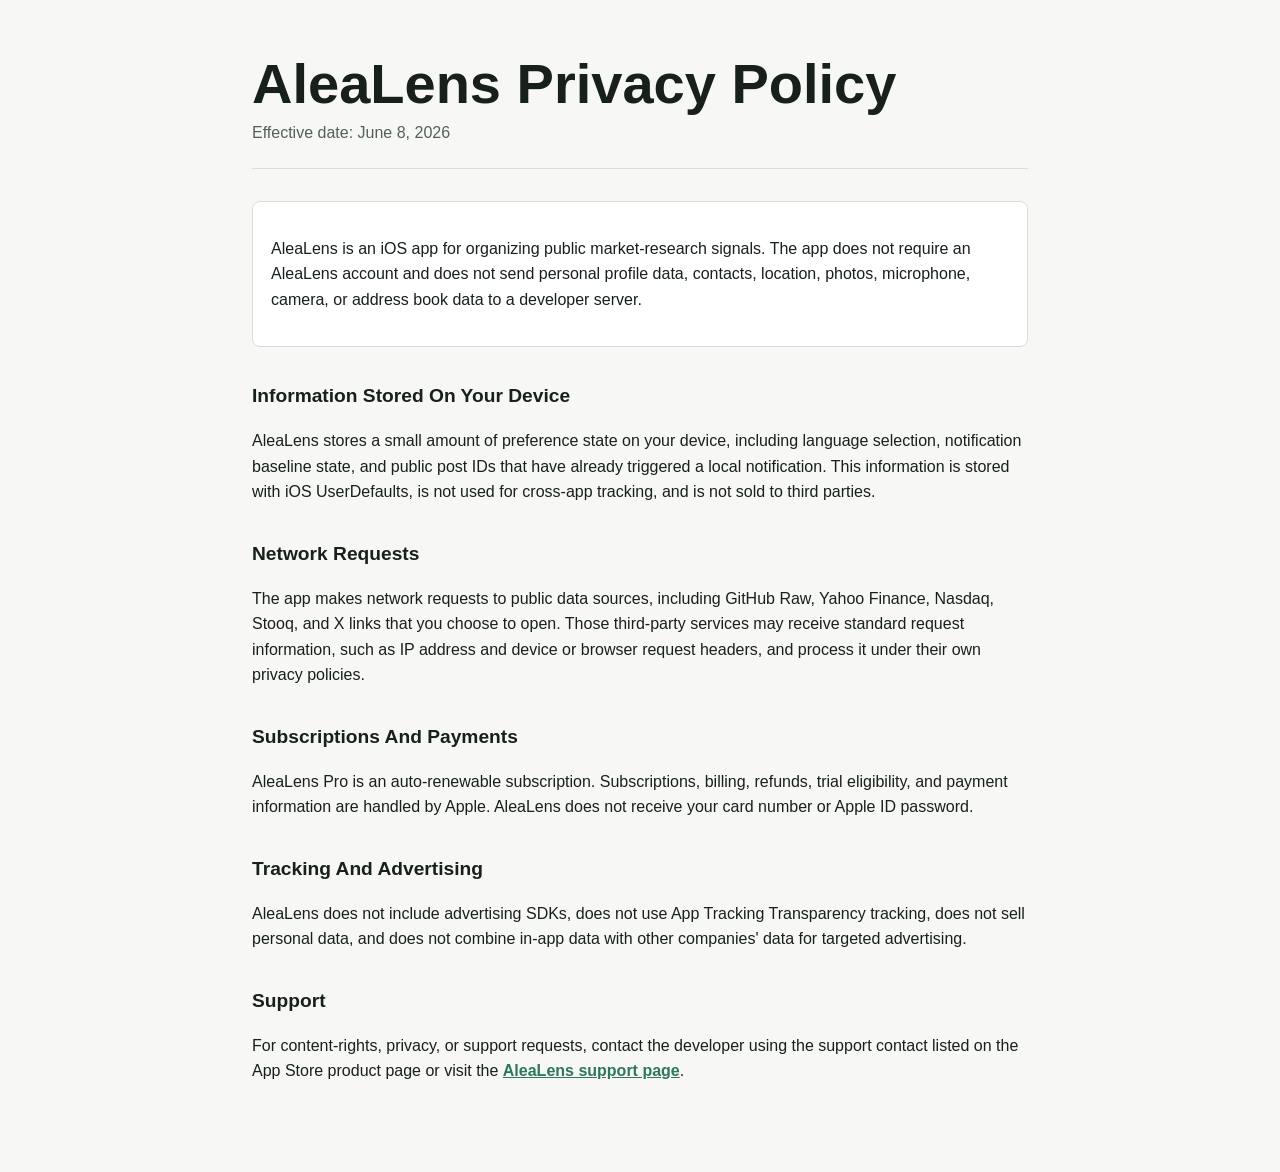
<file: alealens/privacy/index.html>
<!doctype html>
<html lang="en">
<head>
  <meta charset="utf-8">
  <meta name="viewport" content="width=device-width, initial-scale=1">
  <title>AleaLens Privacy Policy</title>
  <link rel="icon" type="image/svg+xml" href="/favicon.svg" />
  <style>
    :root {
      color-scheme: light dark;
      --bg: #f7f8f5;
      --text: #17201b;
      --muted: #53605a;
      --line: #d9ded8;
      --accent: #2f765f;
      --panel: #ffffff;
    }

    @media (prefers-color-scheme: dark) {
      :root {
        --bg: #101411;
        --text: #eef4ef;
        --muted: #a9b5ad;
        --line: #2b342f;
        --accent: #76c4a6;
        --panel: #171d19;
      }
    }

    * {
      box-sizing: border-box;
    }

    body {
      margin: 0;
      background: var(--bg);
      color: var(--text);
      font-family: -apple-system, BlinkMacSystemFont, "Segoe UI", sans-serif;
      line-height: 1.6;
    }

    main {
      max-width: 820px;
      margin: 0 auto;
      padding: 56px 22px 72px;
    }

    header {
      border-bottom: 1px solid var(--line);
      margin-bottom: 32px;
      padding-bottom: 22px;
    }

    h1 {
      margin: 0 0 8px;
      font-size: clamp(2rem, 6vw, 3.5rem);
      line-height: 1;
      letter-spacing: 0;
    }

    h2 {
      margin: 34px 0 10px;
      font-size: 1.2rem;
    }

    p, li {
      font-size: 1rem;
    }

    .muted {
      color: var(--muted);
      margin: 0;
    }

    .panel {
      background: var(--panel);
      border: 1px solid var(--line);
      border-radius: 8px;
      padding: 18px;
    }

    a {
      color: var(--accent);
      font-weight: 600;
    }
  </style>
</head>
<body>
  <main>
    <header>
      <h1>AleaLens Privacy Policy</h1>
      <p class="muted">Effective date: June 8, 2026</p>
    </header>

    <section class="panel">
      <p>AleaLens is an iOS app for organizing public market-research signals. The app does not require an AleaLens account and does not send personal profile data, contacts, location, photos, microphone, camera, or address book data to a developer server.</p>
    </section>

    <h2>Information Stored On Your Device</h2>
    <p>AleaLens stores a small amount of preference state on your device, including language selection, notification baseline state, and public post IDs that have already triggered a local notification. This information is stored with iOS UserDefaults, is not used for cross-app tracking, and is not sold to third parties.</p>

    <h2>Network Requests</h2>
    <p>The app makes network requests to public data sources, including GitHub Raw, Yahoo Finance, Nasdaq, Stooq, and X links that you choose to open. Those third-party services may receive standard request information, such as IP address and device or browser request headers, and process it under their own privacy policies.</p>

    <h2>Subscriptions And Payments</h2>
    <p>AleaLens Pro is an auto-renewable subscription. Subscriptions, billing, refunds, trial eligibility, and payment information are handled by Apple. AleaLens does not receive your card number or Apple ID password.</p>

    <h2>Tracking And Advertising</h2>
    <p>AleaLens does not include advertising SDKs, does not use App Tracking Transparency tracking, does not sell personal data, and does not combine in-app data with other companies' data for targeted advertising.</p>

    <h2>Support</h2>
    <p>For content-rights, privacy, or support requests, contact the developer using the support contact listed on the App Store product page or visit the <a href="../support/">AleaLens support page</a>.</p>
  </main>
</body>
</html>
</file>
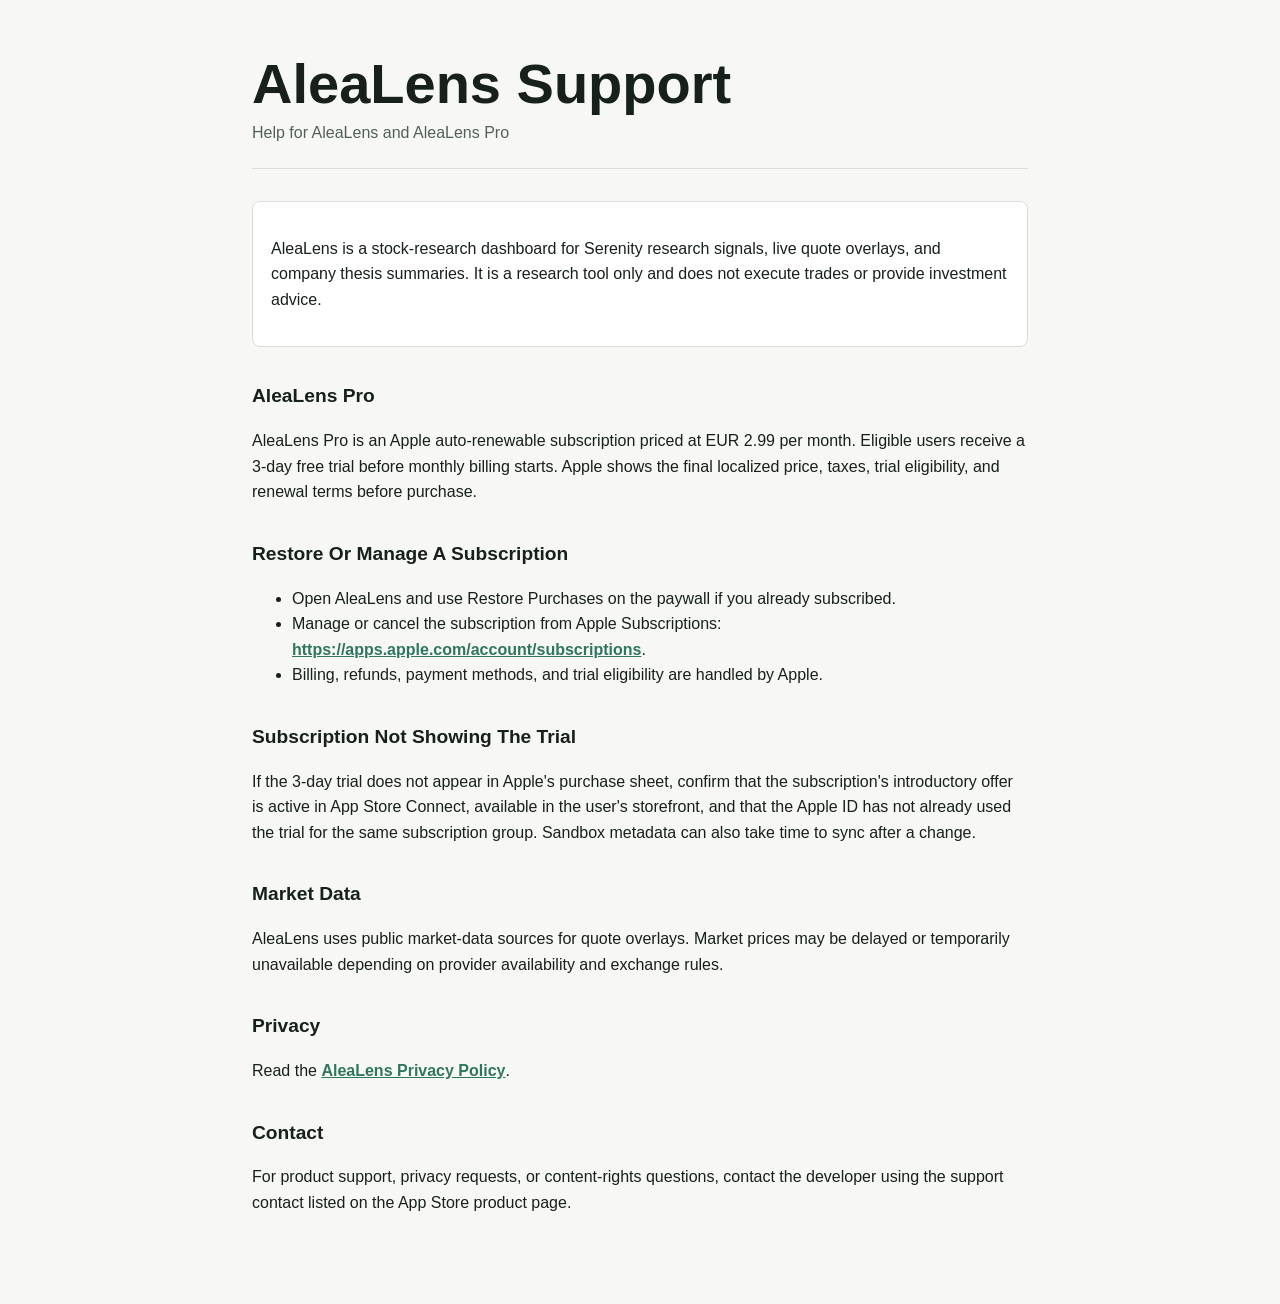
<file: alealens/support/index.html>
<!doctype html>
<html lang="en">
<head>
  <meta charset="utf-8">
  <meta name="viewport" content="width=device-width, initial-scale=1">
  <title>AleaLens Support</title>
  <link rel="icon" type="image/svg+xml" href="/favicon.svg" />
  <style>
    :root {
      color-scheme: light dark;
      --bg: #f7f8f5;
      --text: #17201b;
      --muted: #53605a;
      --line: #d9ded8;
      --accent: #2f765f;
      --panel: #ffffff;
    }

    @media (prefers-color-scheme: dark) {
      :root {
        --bg: #101411;
        --text: #eef4ef;
        --muted: #a9b5ad;
        --line: #2b342f;
        --accent: #76c4a6;
        --panel: #171d19;
      }
    }

    * {
      box-sizing: border-box;
    }

    body {
      margin: 0;
      background: var(--bg);
      color: var(--text);
      font-family: -apple-system, BlinkMacSystemFont, "Segoe UI", sans-serif;
      line-height: 1.6;
    }

    main {
      max-width: 820px;
      margin: 0 auto;
      padding: 56px 22px 72px;
    }

    header {
      border-bottom: 1px solid var(--line);
      margin-bottom: 32px;
      padding-bottom: 22px;
    }

    h1 {
      margin: 0 0 8px;
      font-size: clamp(2rem, 6vw, 3.5rem);
      line-height: 1;
      letter-spacing: 0;
    }

    h2 {
      margin: 34px 0 10px;
      font-size: 1.2rem;
    }

    p, li {
      font-size: 1rem;
    }

    .muted {
      color: var(--muted);
      margin: 0;
    }

    .panel {
      background: var(--panel);
      border: 1px solid var(--line);
      border-radius: 8px;
      padding: 18px;
    }

    a {
      color: var(--accent);
      font-weight: 600;
    }
  </style>
</head>
<body>
  <main>
    <header>
      <h1>AleaLens Support</h1>
      <p class="muted">Help for AleaLens and AleaLens Pro</p>
    </header>

    <section class="panel">
      <p>AleaLens is a stock-research dashboard for Serenity research signals, live quote overlays, and company thesis summaries. It is a research tool only and does not execute trades or provide investment advice.</p>
    </section>

    <h2>AleaLens Pro</h2>
    <p>AleaLens Pro is an Apple auto-renewable subscription priced at EUR 2.99 per month. Eligible users receive a 3-day free trial before monthly billing starts. Apple shows the final localized price, taxes, trial eligibility, and renewal terms before purchase.</p>

    <h2>Restore Or Manage A Subscription</h2>
    <ul>
      <li>Open AleaLens and use Restore Purchases on the paywall if you already subscribed.</li>
      <li>Manage or cancel the subscription from Apple Subscriptions: <a href="https://apps.apple.com/account/subscriptions">https://apps.apple.com/account/subscriptions</a>.</li>
      <li>Billing, refunds, payment methods, and trial eligibility are handled by Apple.</li>
    </ul>

    <h2>Subscription Not Showing The Trial</h2>
    <p>If the 3-day trial does not appear in Apple's purchase sheet, confirm that the subscription's introductory offer is active in App Store Connect, available in the user's storefront, and that the Apple ID has not already used the trial for the same subscription group. Sandbox metadata can also take time to sync after a change.</p>

    <h2>Market Data</h2>
    <p>AleaLens uses public market-data sources for quote overlays. Market prices may be delayed or temporarily unavailable depending on provider availability and exchange rules.</p>

    <h2>Privacy</h2>
    <p>Read the <a href="../privacy/">AleaLens Privacy Policy</a>.</p>

    <h2>Contact</h2>
    <p>For product support, privacy requests, or content-rights questions, contact the developer using the support contact listed on the App Store product page.</p>
  </main>
</body>
</html>
</file>
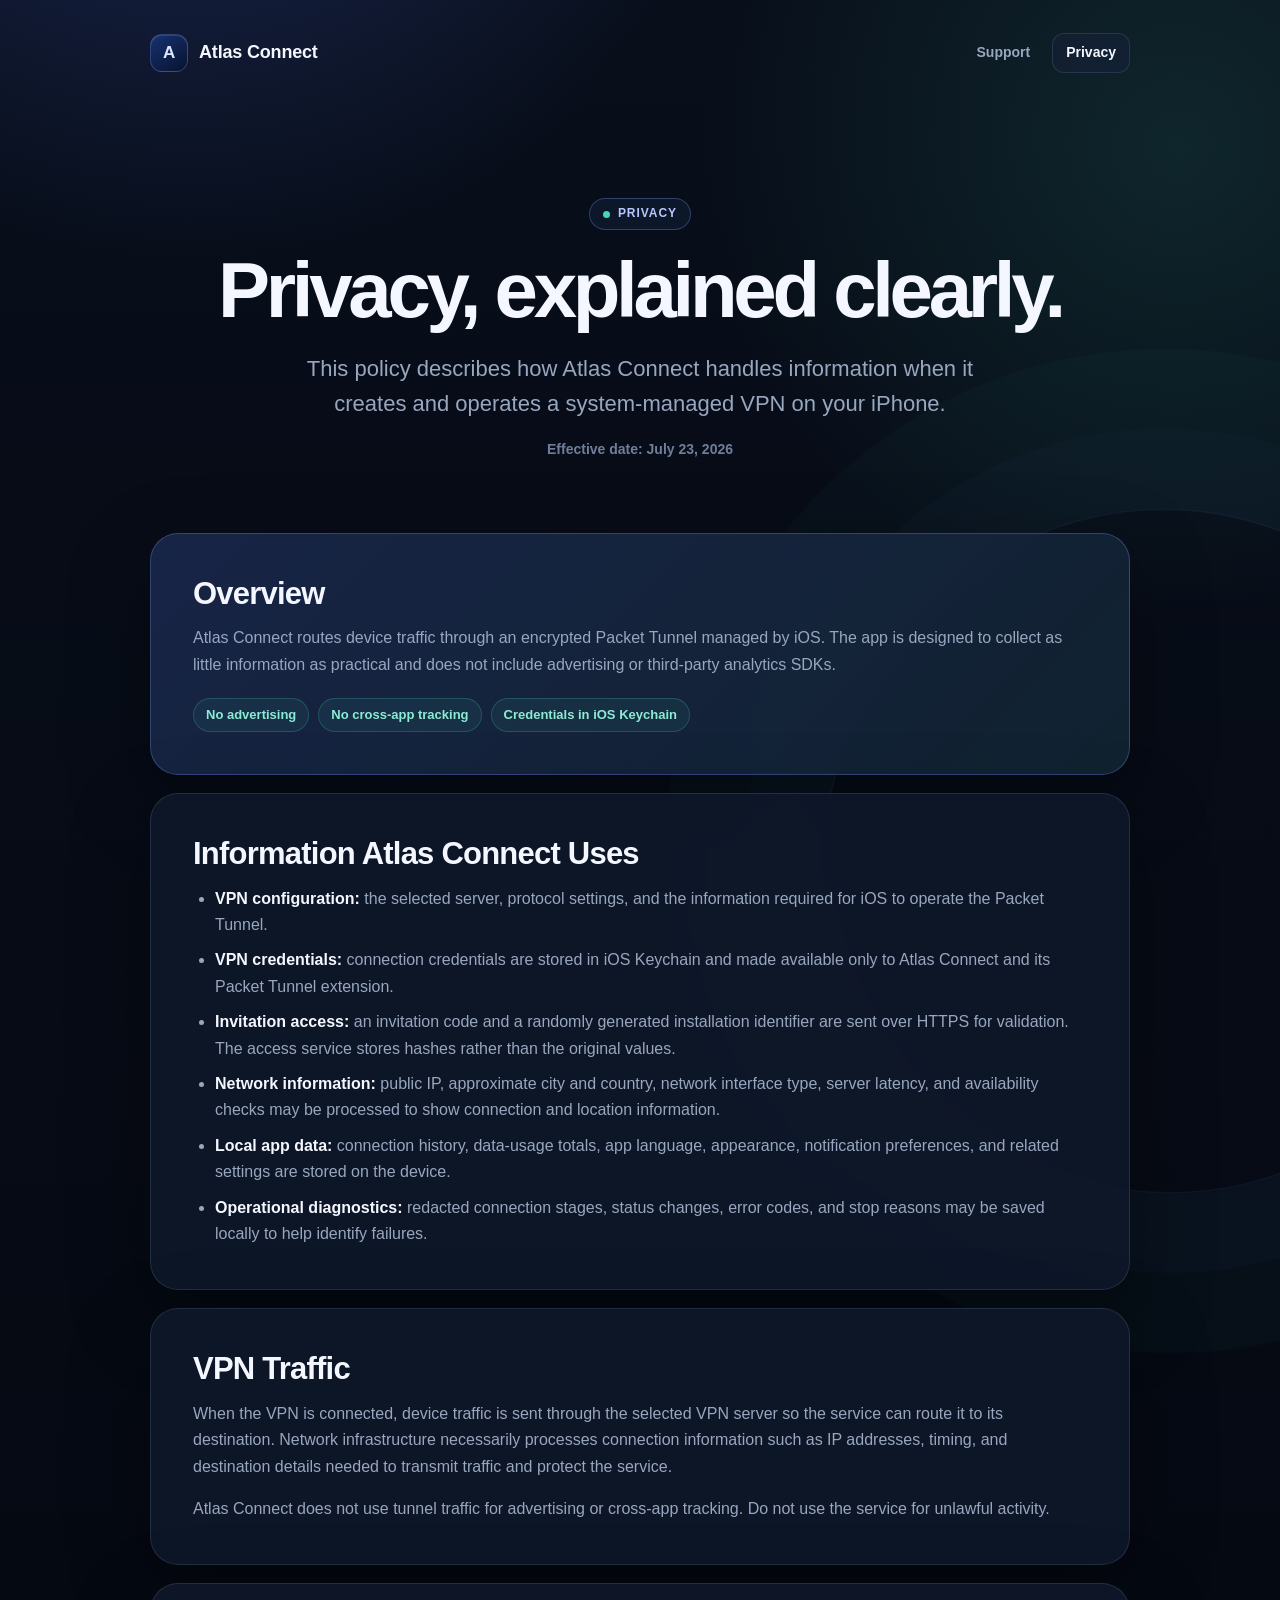
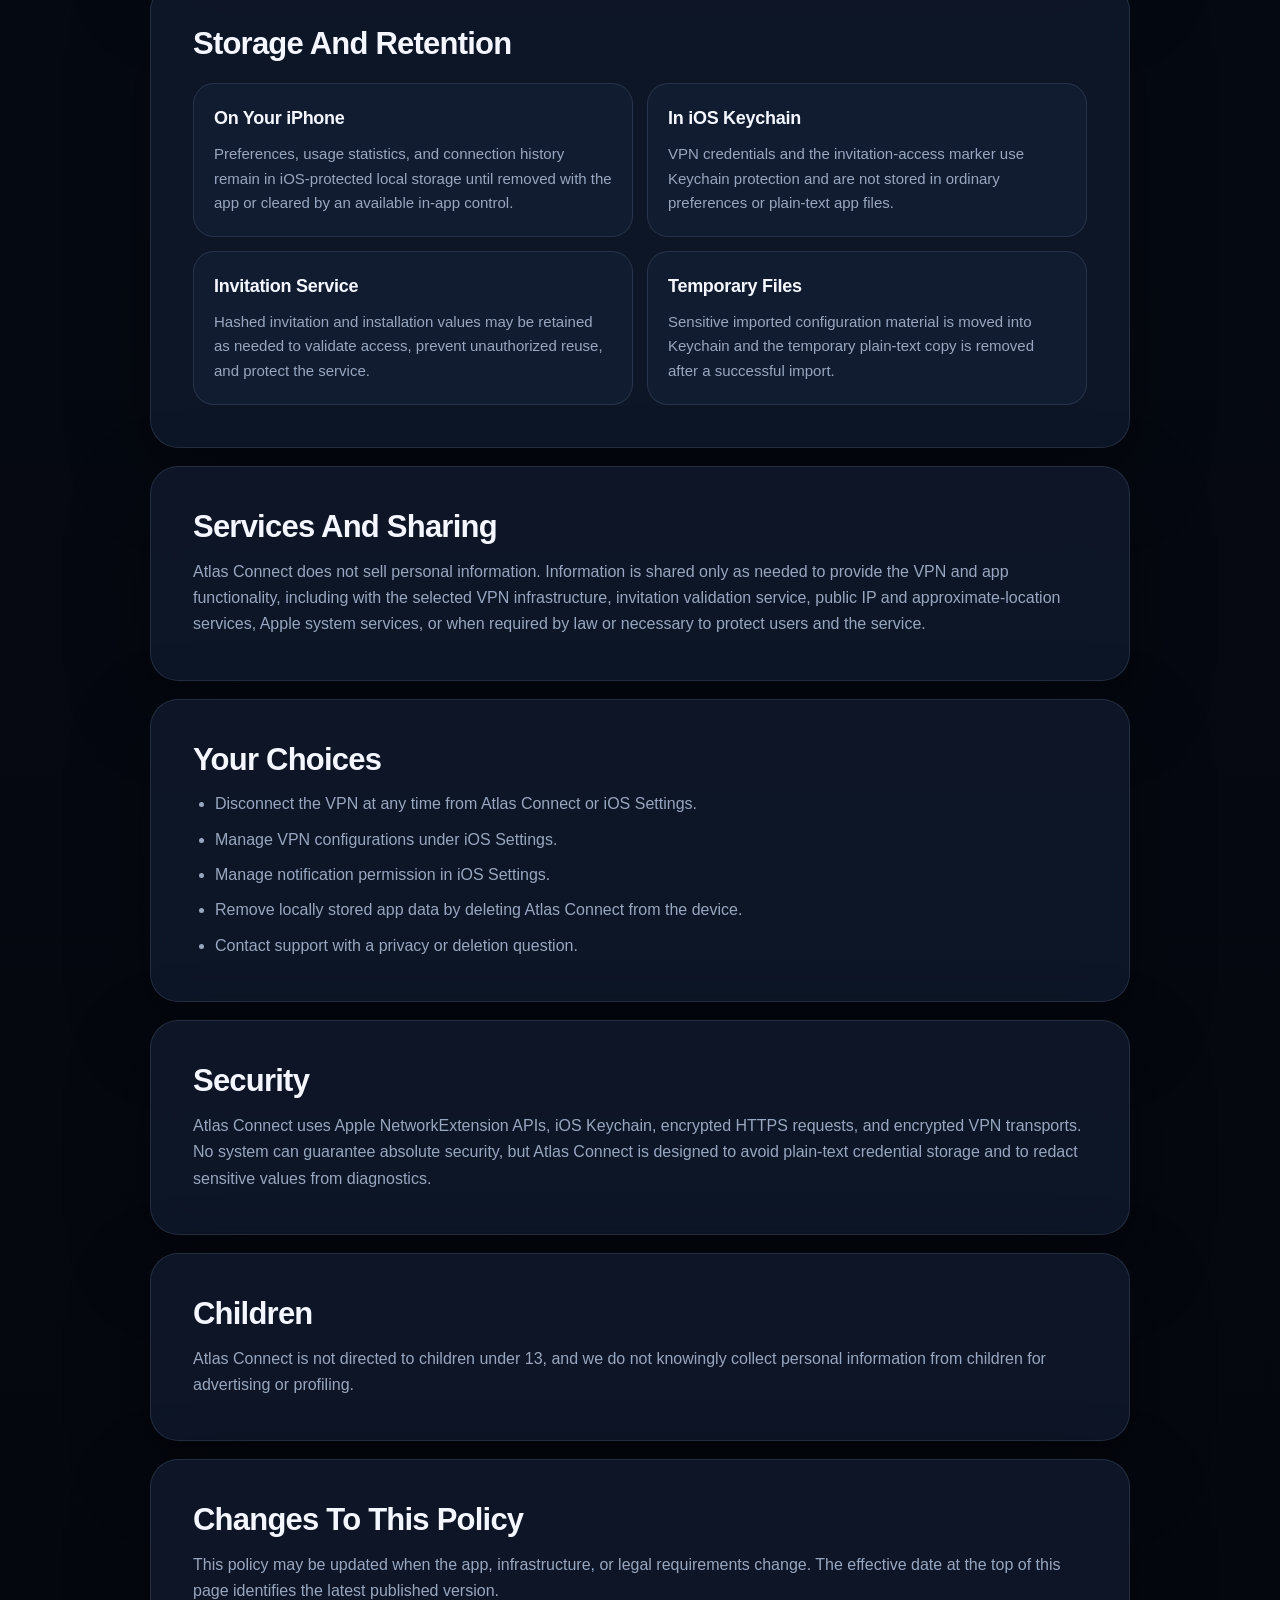
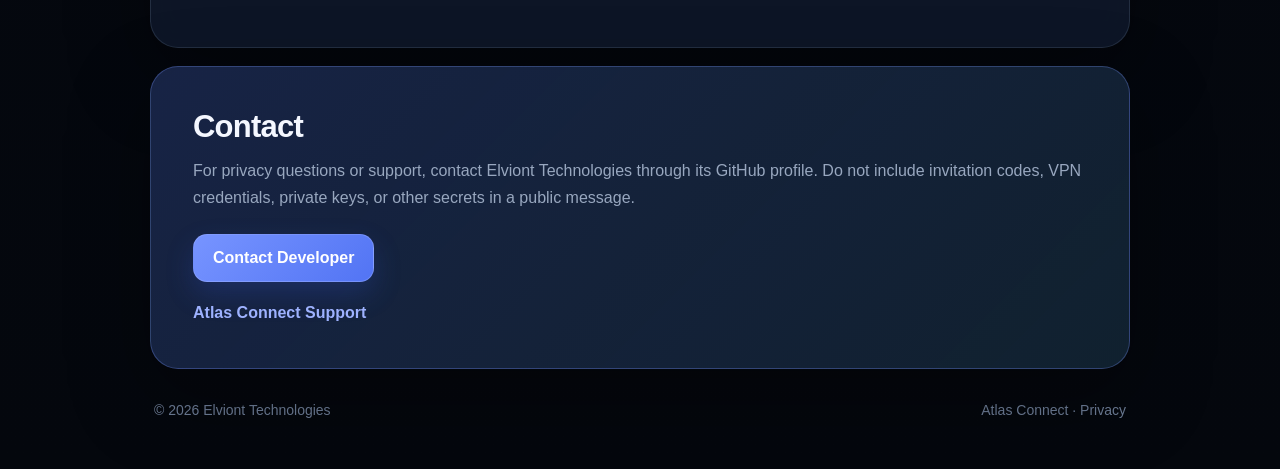
<file: atlasconnect/privacy/index.html>
<!doctype html>
<html lang="en">
<head>
  <meta charset="utf-8">
  <meta name="viewport" content="width=device-width, initial-scale=1">
  <meta name="color-scheme" content="dark">
  <meta name="theme-color" content="#050912">
  <meta name="robots" content="index,follow">
  <meta name="description" content="Privacy Policy for Atlas Connect, the private VPN client for iPhone.">
  <meta property="og:title" content="Atlas Connect Privacy Policy">
  <meta property="og:description" content="How Atlas Connect handles VPN traffic, credentials, diagnostics, invitation access, and local app data.">
  <meta property="og:type" content="website">
  <meta property="og:url" content="https://elviont.nl/atlasconnect/privacy/">
  <title>Atlas Connect Privacy Policy</title>
  <link rel="canonical" href="https://elviont.nl/atlasconnect/privacy/">
  <link rel="icon" type="image/svg+xml" href="/favicon.svg">
  <link rel="stylesheet" href="../styles.css">
</head>
<body>
  <a class="skip-link" href="#content">Skip to content</a>

  <div class="site-shell">
    <nav class="site-nav" aria-label="Atlas Connect">
      <a class="brand" href="../support/">
        <span class="brand-mark" aria-hidden="true">A</span>
        <span>Atlas Connect</span>
      </a>
      <ul class="nav-links">
        <li><a href="../support/">Support</a></li>
        <li><a href="./" aria-current="page">Privacy</a></li>
      </ul>
    </nav>

    <header class="hero">
      <span class="eyebrow">Privacy</span>
      <h1>Privacy, explained clearly.</h1>
      <p class="lede">This policy describes how Atlas Connect handles information when it creates and operates a system-managed VPN on your iPhone.</p>
      <p class="page-meta">Effective date: July 23, 2026</p>
    </header>

    <main id="content" class="content">
      <section class="card card--accent" aria-labelledby="overview">
        <h2 id="overview">Overview</h2>
        <p>Atlas Connect routes device traffic through an encrypted Packet Tunnel managed by iOS. The app is designed to collect as little information as practical and does not include advertising or third-party analytics SDKs.</p>
        <div class="status-row" aria-label="Privacy highlights">
          <span class="status-pill">No advertising</span>
          <span class="status-pill">No cross-app tracking</span>
          <span class="status-pill">Credentials in iOS Keychain</span>
        </div>
      </section>

      <section class="card" aria-labelledby="information">
        <h2 id="information">Information Atlas Connect Uses</h2>
        <ul>
          <li><strong>VPN configuration:</strong> the selected server, protocol settings, and the information required for iOS to operate the Packet Tunnel.</li>
          <li><strong>VPN credentials:</strong> connection credentials are stored in iOS Keychain and made available only to Atlas Connect and its Packet Tunnel extension.</li>
          <li><strong>Invitation access:</strong> an invitation code and a randomly generated installation identifier are sent over HTTPS for validation. The access service stores hashes rather than the original values.</li>
          <li><strong>Network information:</strong> public IP, approximate city and country, network interface type, server latency, and availability checks may be processed to show connection and location information.</li>
          <li><strong>Local app data:</strong> connection history, data-usage totals, app language, appearance, notification preferences, and related settings are stored on the device.</li>
          <li><strong>Operational diagnostics:</strong> redacted connection stages, status changes, error codes, and stop reasons may be saved locally to help identify failures.</li>
        </ul>
      </section>

      <section class="card" aria-labelledby="traffic">
        <h2 id="traffic">VPN Traffic</h2>
        <p>When the VPN is connected, device traffic is sent through the selected VPN server so the service can route it to its destination. Network infrastructure necessarily processes connection information such as IP addresses, timing, and destination details needed to transmit traffic and protect the service.</p>
        <p>Atlas Connect does not use tunnel traffic for advertising or cross-app tracking. Do not use the service for unlawful activity.</p>
      </section>

      <section class="card" aria-labelledby="storage">
        <h2 id="storage">Storage And Retention</h2>
        <div class="info-grid">
          <article class="info-item">
            <h3>On Your iPhone</h3>
            <p>Preferences, usage statistics, and connection history remain in iOS-protected local storage until removed with the app or cleared by an available in-app control.</p>
          </article>
          <article class="info-item">
            <h3>In iOS Keychain</h3>
            <p>VPN credentials and the invitation-access marker use Keychain protection and are not stored in ordinary preferences or plain-text app files.</p>
          </article>
          <article class="info-item">
            <h3>Invitation Service</h3>
            <p>Hashed invitation and installation values may be retained as needed to validate access, prevent unauthorized reuse, and protect the service.</p>
          </article>
          <article class="info-item">
            <h3>Temporary Files</h3>
            <p>Sensitive imported configuration material is moved into Keychain and the temporary plain-text copy is removed after a successful import.</p>
          </article>
        </div>
      </section>

      <section class="card" aria-labelledby="sharing">
        <h2 id="sharing">Services And Sharing</h2>
        <p>Atlas Connect does not sell personal information. Information is shared only as needed to provide the VPN and app functionality, including with the selected VPN infrastructure, invitation validation service, public IP and approximate-location services, Apple system services, or when required by law or necessary to protect users and the service.</p>
      </section>

      <section class="card" aria-labelledby="choices">
        <h2 id="choices">Your Choices</h2>
        <ul>
          <li>Disconnect the VPN at any time from Atlas Connect or iOS Settings.</li>
          <li>Manage VPN configurations under iOS Settings.</li>
          <li>Manage notification permission in iOS Settings.</li>
          <li>Remove locally stored app data by deleting Atlas Connect from the device.</li>
          <li>Contact support with a privacy or deletion question.</li>
        </ul>
      </section>

      <section class="card" aria-labelledby="security">
        <h2 id="security">Security</h2>
        <p>Atlas Connect uses Apple NetworkExtension APIs, iOS Keychain, encrypted HTTPS requests, and encrypted VPN transports. No system can guarantee absolute security, but Atlas Connect is designed to avoid plain-text credential storage and to redact sensitive values from diagnostics.</p>
      </section>

      <section class="card" aria-labelledby="children">
        <h2 id="children">Children</h2>
        <p>Atlas Connect is not directed to children under 13, and we do not knowingly collect personal information from children for advertising or profiling.</p>
      </section>

      <section class="card" aria-labelledby="changes">
        <h2 id="changes">Changes To This Policy</h2>
        <p>This policy may be updated when the app, infrastructure, or legal requirements change. The effective date at the top of this page identifies the latest published version.</p>
      </section>

      <section class="card card--accent" aria-labelledby="contact">
        <h2 id="contact">Contact</h2>
        <p>For privacy questions or support, contact Elviont Technologies through its GitHub profile. Do not include invitation codes, VPN credentials, private keys, or other secrets in a public message.</p>
        <a class="button" href="https://github.com/elvionttechnologies">Contact Developer</a>
        <div class="text-links">
          <a href="../support/">Atlas Connect Support</a>
        </div>
      </section>
    </main>

    <footer class="site-footer">
      <span>© 2026 Elviont Technologies</span>
      <span>Atlas Connect · Privacy</span>
    </footer>
  </div>
</body>
</html>
</file>
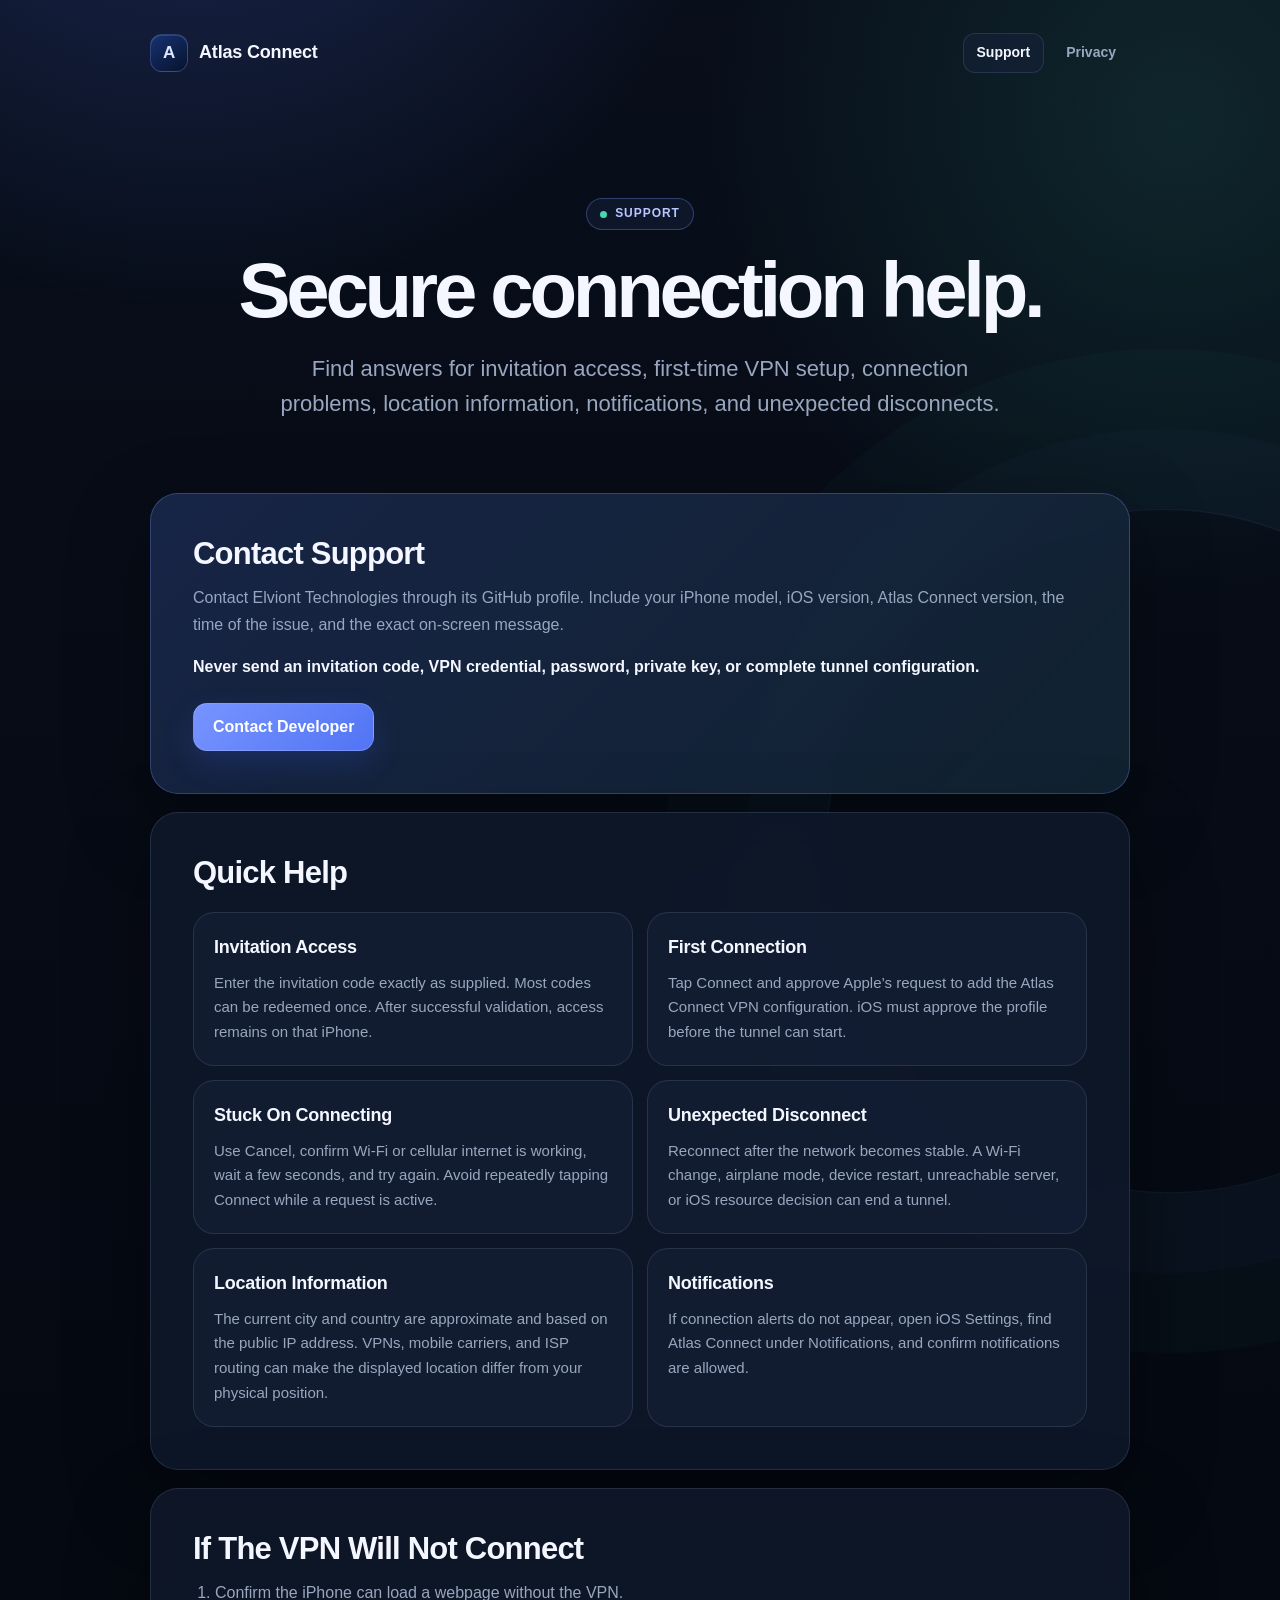
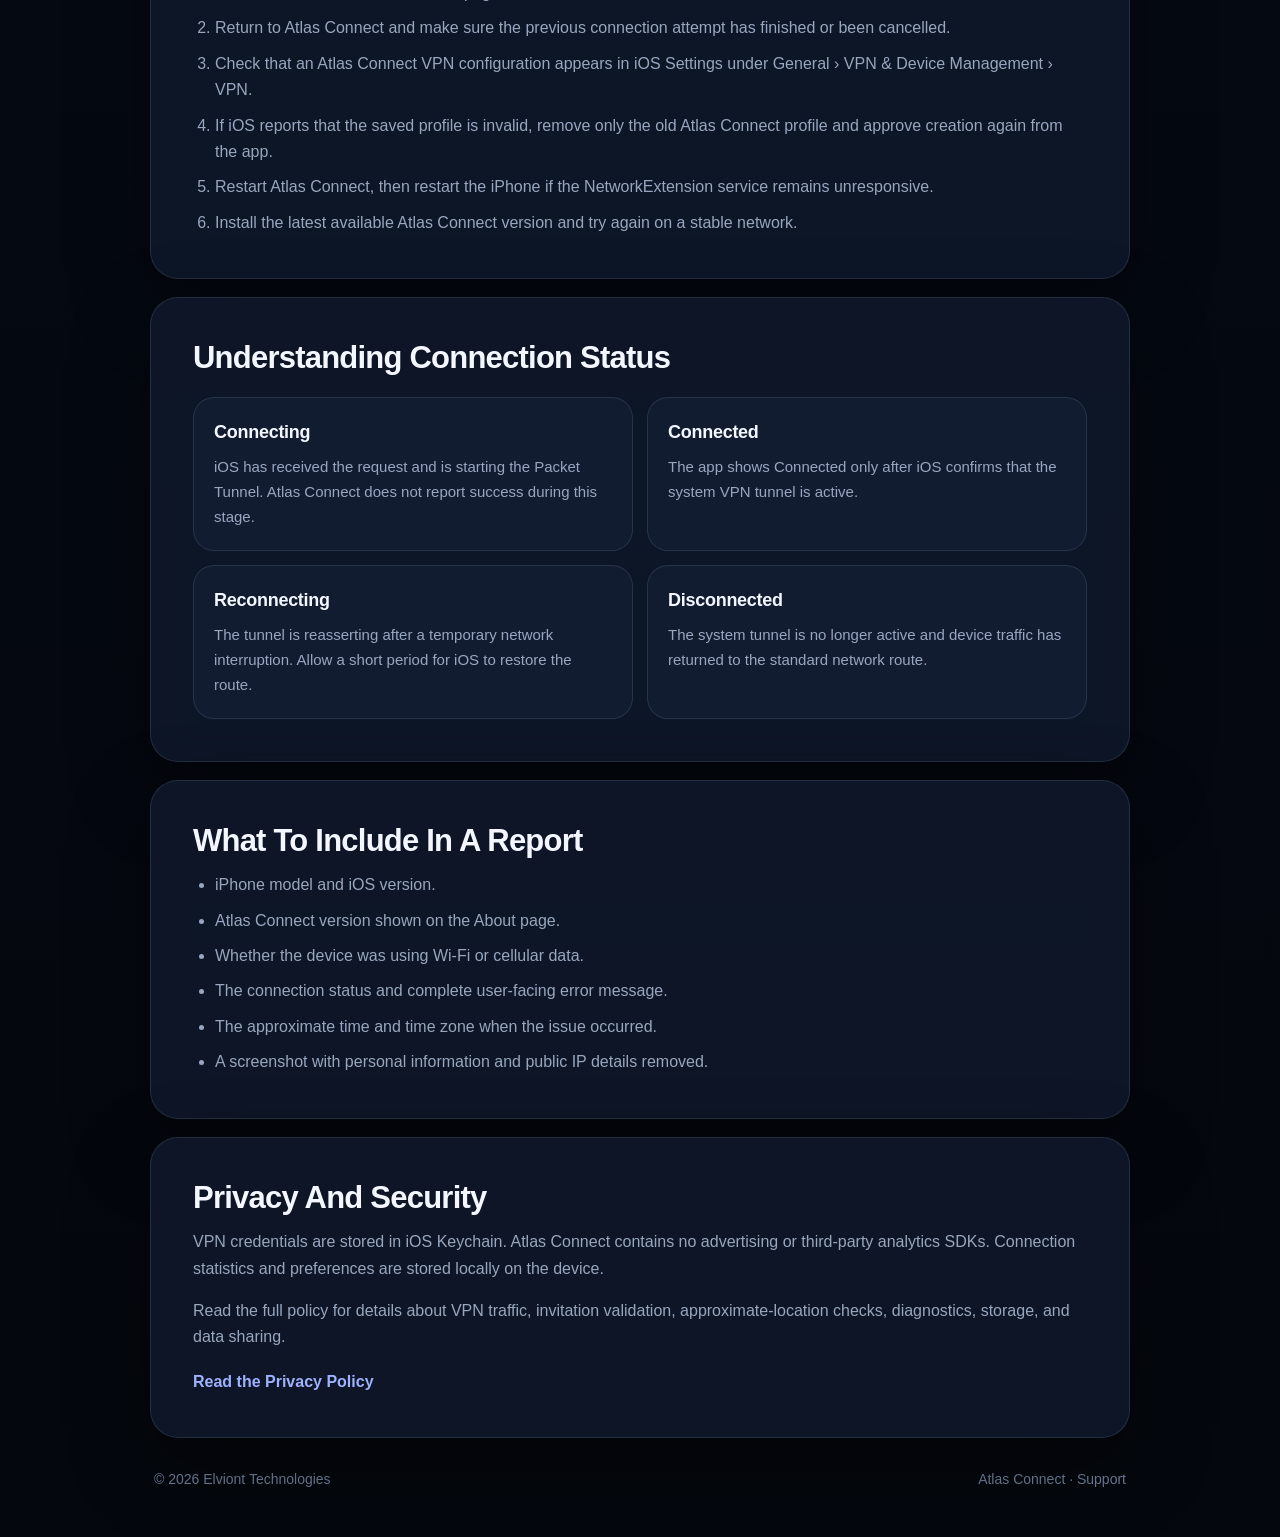
<file: atlasconnect/support/index.html>
<!doctype html>
<html lang="en">
<head>
  <meta charset="utf-8">
  <meta name="viewport" content="width=device-width, initial-scale=1">
  <meta name="color-scheme" content="dark">
  <meta name="theme-color" content="#050912">
  <meta name="robots" content="index,follow">
  <meta name="description" content="Support for Atlas Connect on iPhone, including VPN setup, connection help, invitation access, notifications, and privacy.">
  <meta property="og:title" content="Atlas Connect Support">
  <meta property="og:description" content="Help with VPN setup, connection issues, invitation access, locations, and notifications.">
  <meta property="og:type" content="website">
  <meta property="og:url" content="https://elviont.nl/atlasconnect/support/">
  <title>Atlas Connect Support</title>
  <link rel="canonical" href="https://elviont.nl/atlasconnect/support/">
  <link rel="icon" type="image/svg+xml" href="/favicon.svg">
  <link rel="stylesheet" href="../styles.css">
</head>
<body>
  <a class="skip-link" href="#content">Skip to content</a>

  <div class="site-shell">
    <nav class="site-nav" aria-label="Atlas Connect">
      <a class="brand" href="./">
        <span class="brand-mark" aria-hidden="true">A</span>
        <span>Atlas Connect</span>
      </a>
      <ul class="nav-links">
        <li><a href="./" aria-current="page">Support</a></li>
        <li><a href="../privacy/">Privacy</a></li>
      </ul>
    </nav>

    <header class="hero">
      <span class="eyebrow">Support</span>
      <h1>Secure connection help.</h1>
      <p class="lede">Find answers for invitation access, first-time VPN setup, connection problems, location information, notifications, and unexpected disconnects.</p>
    </header>

    <main id="content" class="content">
      <section class="card card--accent" aria-labelledby="contact">
        <h2 id="contact">Contact Support</h2>
        <p>Contact Elviont Technologies through its GitHub profile. Include your iPhone model, iOS version, Atlas Connect version, the time of the issue, and the exact on-screen message.</p>
        <p><strong>Never send an invitation code, VPN credential, password, private key, or complete tunnel configuration.</strong></p>
        <a class="button" href="https://github.com/elvionttechnologies">Contact Developer</a>
      </section>

      <section class="card" aria-labelledby="quick-help">
        <h2 id="quick-help">Quick Help</h2>
        <div class="info-grid">
          <article class="info-item">
            <h3>Invitation Access</h3>
            <p>Enter the invitation code exactly as supplied. Most codes can be redeemed once. After successful validation, access remains on that iPhone.</p>
          </article>
          <article class="info-item">
            <h3>First Connection</h3>
            <p>Tap Connect and approve Apple’s request to add the Atlas Connect VPN configuration. iOS must approve the profile before the tunnel can start.</p>
          </article>
          <article class="info-item">
            <h3>Stuck On Connecting</h3>
            <p>Use Cancel, confirm Wi-Fi or cellular internet is working, wait a few seconds, and try again. Avoid repeatedly tapping Connect while a request is active.</p>
          </article>
          <article class="info-item">
            <h3>Unexpected Disconnect</h3>
            <p>Reconnect after the network becomes stable. A Wi-Fi change, airplane mode, device restart, unreachable server, or iOS resource decision can end a tunnel.</p>
          </article>
          <article class="info-item">
            <h3>Location Information</h3>
            <p>The current city and country are approximate and based on the public IP address. VPNs, mobile carriers, and ISP routing can make the displayed location differ from your physical position.</p>
          </article>
          <article class="info-item">
            <h3>Notifications</h3>
            <p>If connection alerts do not appear, open iOS Settings, find Atlas Connect under Notifications, and confirm notifications are allowed.</p>
          </article>
        </div>
      </section>

      <section class="card" aria-labelledby="connection-checks">
        <h2 id="connection-checks">If The VPN Will Not Connect</h2>
        <ol>
          <li>Confirm the iPhone can load a webpage without the VPN.</li>
          <li>Return to Atlas Connect and make sure the previous connection attempt has finished or been cancelled.</li>
          <li>Check that an Atlas Connect VPN configuration appears in iOS Settings under General › VPN &amp; Device Management › VPN.</li>
          <li>If iOS reports that the saved profile is invalid, remove only the old Atlas Connect profile and approve creation again from the app.</li>
          <li>Restart Atlas Connect, then restart the iPhone if the NetworkExtension service remains unresponsive.</li>
          <li>Install the latest available Atlas Connect version and try again on a stable network.</li>
        </ol>
      </section>

      <section class="card" aria-labelledby="status">
        <h2 id="status">Understanding Connection Status</h2>
        <div class="info-grid">
          <article class="info-item">
            <h3>Connecting</h3>
            <p>iOS has received the request and is starting the Packet Tunnel. Atlas Connect does not report success during this stage.</p>
          </article>
          <article class="info-item">
            <h3>Connected</h3>
            <p>The app shows Connected only after iOS confirms that the system VPN tunnel is active.</p>
          </article>
          <article class="info-item">
            <h3>Reconnecting</h3>
            <p>The tunnel is reasserting after a temporary network interruption. Allow a short period for iOS to restore the route.</p>
          </article>
          <article class="info-item">
            <h3>Disconnected</h3>
            <p>The system tunnel is no longer active and device traffic has returned to the standard network route.</p>
          </article>
        </div>
      </section>

      <section class="card" aria-labelledby="report">
        <h2 id="report">What To Include In A Report</h2>
        <ul>
          <li>iPhone model and iOS version.</li>
          <li>Atlas Connect version shown on the About page.</li>
          <li>Whether the device was using Wi-Fi or cellular data.</li>
          <li>The connection status and complete user-facing error message.</li>
          <li>The approximate time and time zone when the issue occurred.</li>
          <li>A screenshot with personal information and public IP details removed.</li>
        </ul>
      </section>

      <section class="card" aria-labelledby="privacy">
        <h2 id="privacy">Privacy And Security</h2>
        <p>VPN credentials are stored in iOS Keychain. Atlas Connect contains no advertising or third-party analytics SDKs. Connection statistics and preferences are stored locally on the device.</p>
        <p>Read the full policy for details about VPN traffic, invitation validation, approximate-location checks, diagnostics, storage, and data sharing.</p>
        <div class="text-links">
          <a href="../privacy/">Read the Privacy Policy</a>
        </div>
      </section>
    </main>

    <footer class="site-footer">
      <span>© 2026 Elviont Technologies</span>
      <span>Atlas Connect · Support</span>
    </footer>
  </div>
</body>
</html>
</file>
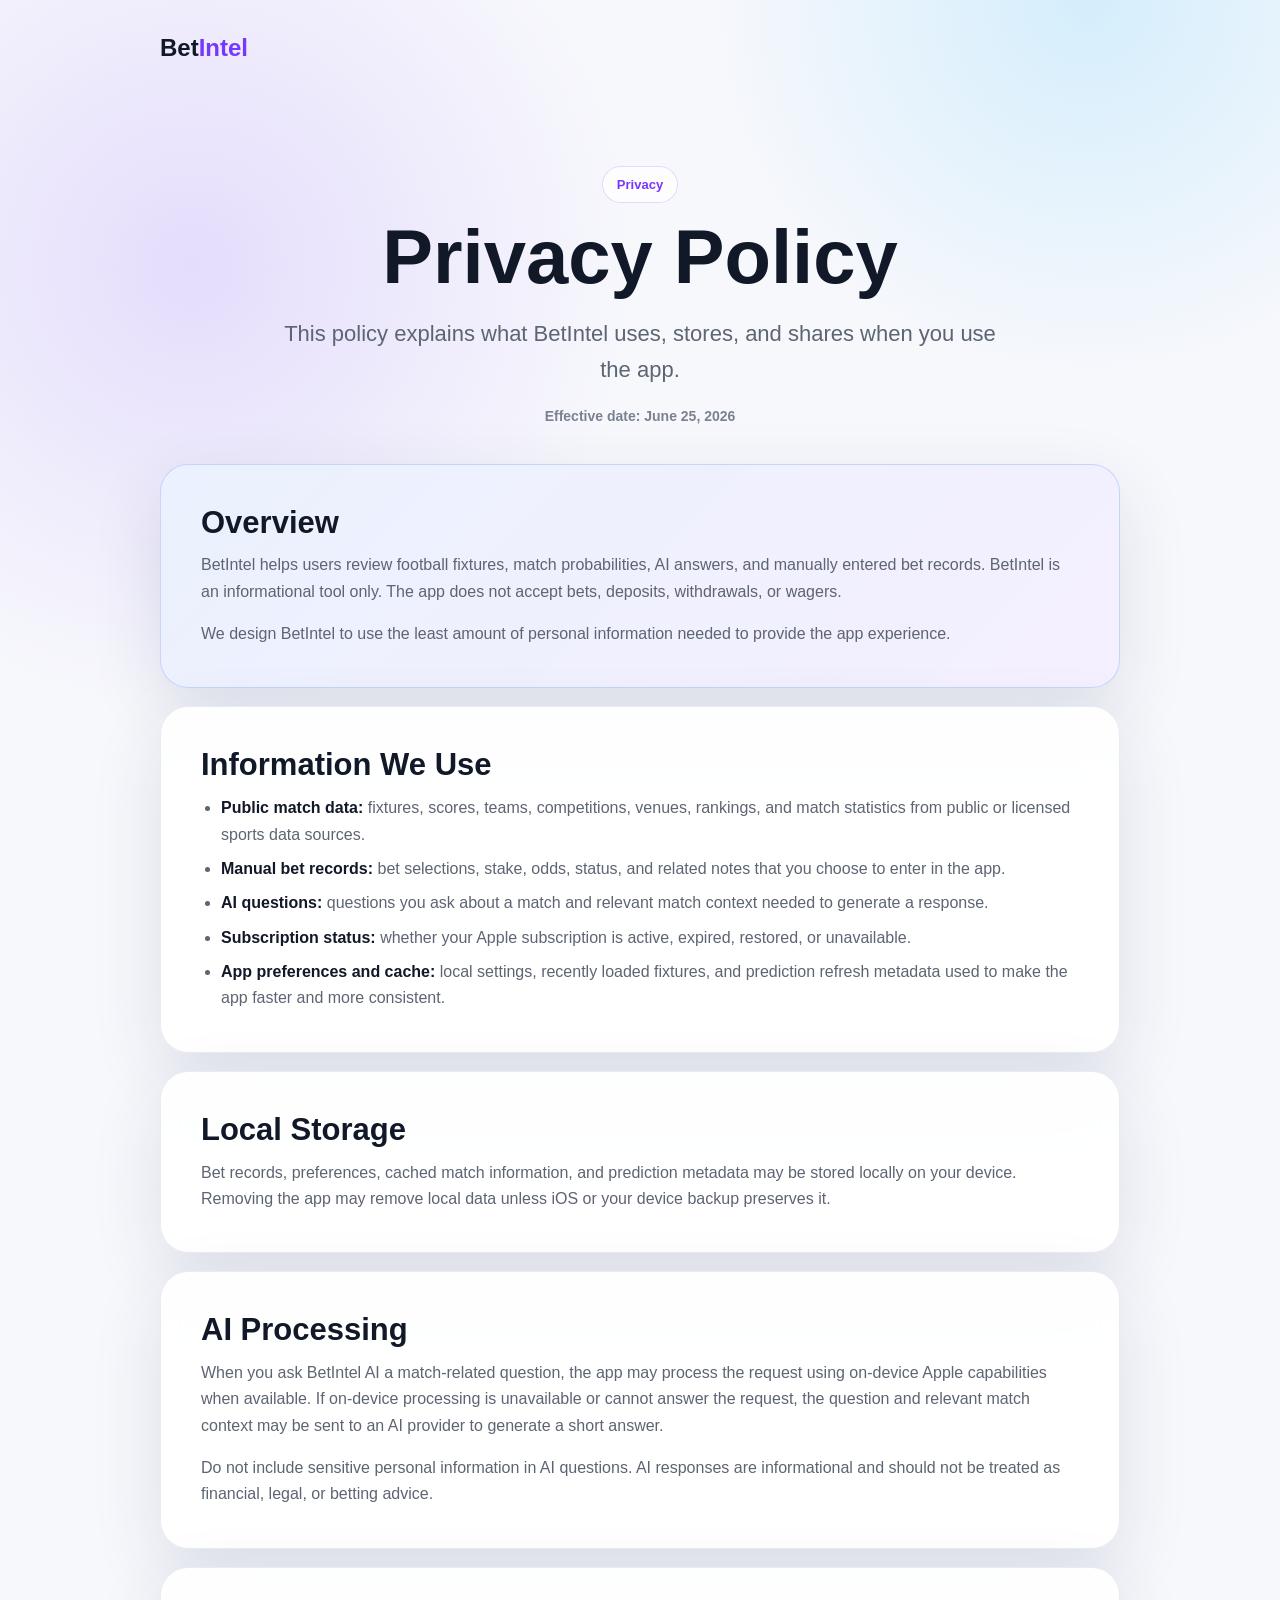
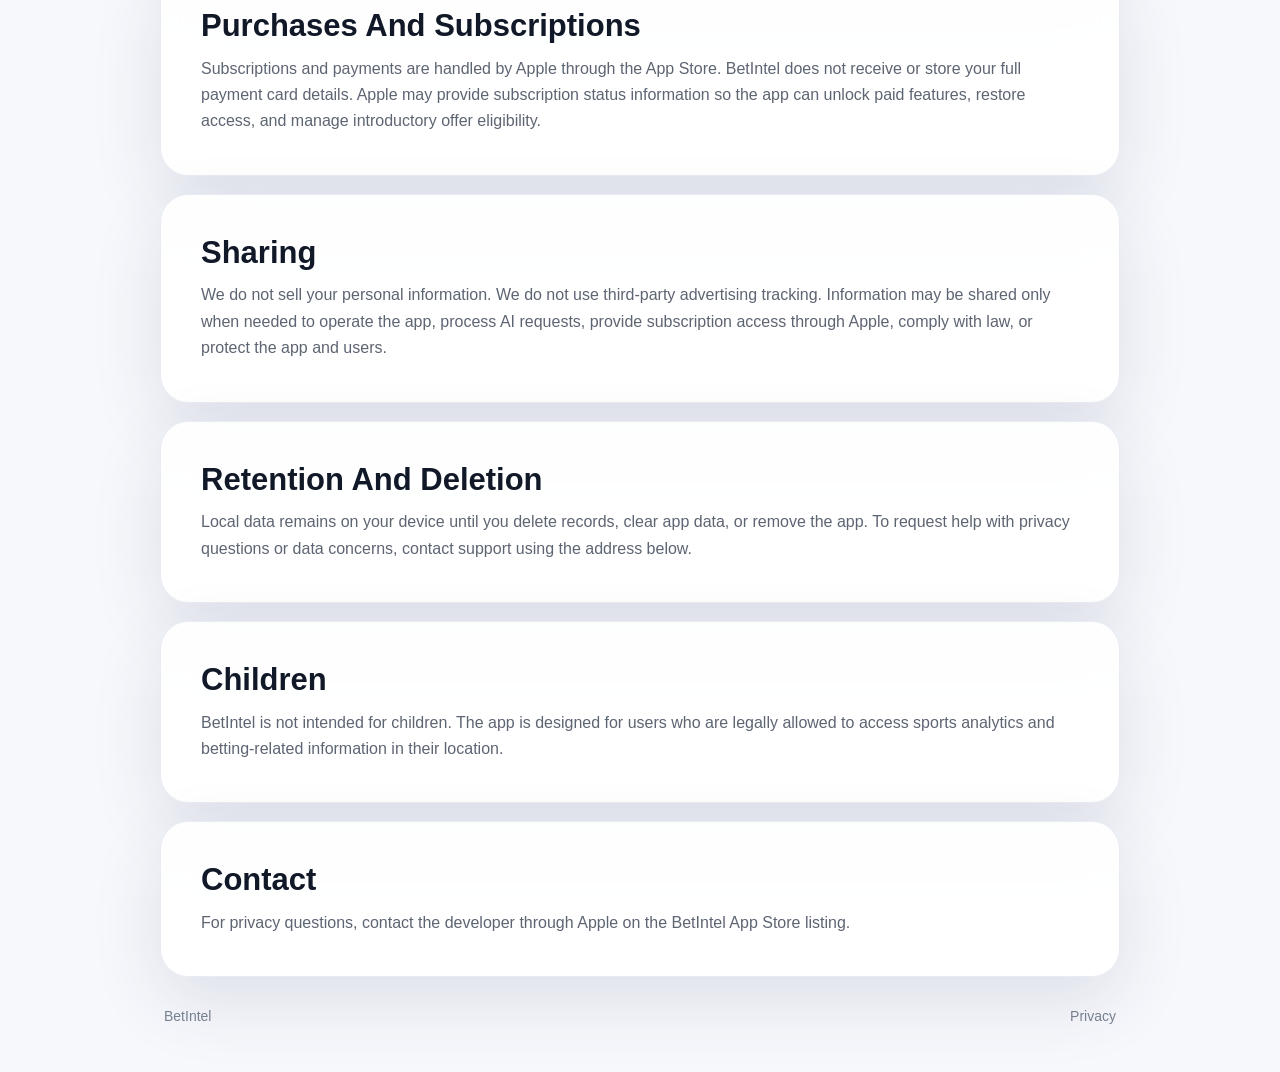
<file: betintel/privacy/index.html>
<!doctype html>
<html lang="en">
<head>
  <meta charset="utf-8">
  <meta name="viewport" content="width=device-width, initial-scale=1">
  <meta name="color-scheme" content="light">
  <meta name="description" content="Privacy Policy for BetIntel.">
  <title>BetIntel Privacy Policy</title>
  <link rel="icon" type="image/png" sizes="128x128" href="[data-uri]" />
  <style>
    :root {
      --ink: #111827;
      --muted: #5d6472;
      --line: #e6e9f0;
      --panel: #ffffff;
      --soft: #f7f8fc;
      --blue: #2166f3;
      --violet: #7638ff;
      --cyan: #20b8ff;
      --shadow: 0 24px 70px rgba(36, 51, 92, 0.12);
    }

    * {
      box-sizing: border-box;
    }

    body {
      margin: 0;
      color: var(--ink);
      background:
        radial-gradient(circle at 15% 10%, rgba(118, 56, 255, 0.14), transparent 28rem),
        radial-gradient(circle at 85% 0%, rgba(32, 184, 255, 0.16), transparent 24rem),
        var(--soft);
      font-family: -apple-system, BlinkMacSystemFont, "SF Pro Display", "Segoe UI", sans-serif;
      line-height: 1.65;
    }

    a {
      color: var(--blue);
      font-weight: 700;
      text-decoration: none;
    }

    a:hover {
      text-decoration: underline;
    }

    .page {
      width: min(960px, calc(100% - 32px));
      margin: 0 auto;
      padding: 28px 0 44px;
    }

    .nav {
      display: flex;
      align-items: center;
      justify-content: space-between;
      gap: 16px;
      margin-bottom: 42px;
    }

    .brand {
      font-size: 24px;
      font-weight: 850;
      letter-spacing: 0;
    }

    .brand span {
      color: var(--violet);
    }

    .nav-links {
      display: flex;
      gap: 18px;
      font-size: 14px;
    }

    .hero {
      padding: 56px 0 36px;
      text-align: center;
    }

    .eyebrow {
      display: inline-flex;
      align-items: center;
      justify-content: center;
      padding: 7px 14px;
      border: 1px solid rgba(118, 56, 255, 0.18);
      border-radius: 999px;
      color: var(--violet);
      background: rgba(255, 255, 255, 0.72);
      font-size: 13px;
      font-weight: 800;
      margin-bottom: 18px;
    }

    h1 {
      margin: 0;
      font-size: clamp(42px, 8vw, 76px);
      line-height: 0.96;
      letter-spacing: 0;
    }

    .lede {
      max-width: 720px;
      margin: 22px auto 0;
      color: var(--muted);
      font-size: clamp(18px, 2.8vw, 22px);
    }

    .updated {
      margin-top: 16px;
      color: #7a8291;
      font-size: 14px;
      font-weight: 700;
    }

    .content {
      display: grid;
      gap: 18px;
    }

    .card {
      background: rgba(255, 255, 255, 0.9);
      border: 1px solid rgba(230, 233, 240, 0.9);
      border-radius: 28px;
      box-shadow: var(--shadow);
      padding: clamp(24px, 4vw, 40px);
      backdrop-filter: blur(18px);
    }

    h2 {
      margin: 0 0 12px;
      font-size: clamp(23px, 3vw, 31px);
      line-height: 1.15;
      letter-spacing: 0;
    }

    p {
      margin: 0 0 16px;
      color: var(--muted);
      font-size: 16px;
    }

    p:last-child {
      margin-bottom: 0;
    }

    ul {
      margin: 0;
      padding-left: 20px;
      color: var(--muted);
    }

    li + li {
      margin-top: 8px;
    }

    strong {
      color: var(--ink);
    }

    .notice {
      border-color: rgba(33, 102, 243, 0.2);
      background: linear-gradient(135deg, rgba(33, 102, 243, 0.09), rgba(118, 56, 255, 0.08)), #ffffff;
    }

    .footer {
      display: flex;
      flex-wrap: wrap;
      justify-content: space-between;
      gap: 12px;
      padding: 28px 4px 0;
      color: #7a8291;
      font-size: 14px;
    }

    @media (max-width: 640px) {
      .page {
        width: min(100% - 22px, 960px);
        padding-top: 20px;
      }

      .nav {
        margin-bottom: 24px;
      }

      .nav-links {
        gap: 12px;
      }

      .hero {
        padding: 36px 0 26px;
      }

      .card {
        border-radius: 24px;
      }
    }
  </style>
</head>
<body>
  <div class="page">
    <nav class="nav" aria-label="Page header">
      <div class="brand">Bet<span>Intel</span></div>
    </nav>

    <header class="hero">
      <div class="eyebrow">Privacy</div>
      <h1>Privacy Policy</h1>
      <p class="lede">This policy explains what BetIntel uses, stores, and shares when you use the app.</p>
      <p class="updated">Effective date: June 25, 2026</p>
    </header>

    <main class="content">
      <section class="card notice" aria-labelledby="overview">
        <h2 id="overview">Overview</h2>
        <p>BetIntel helps users review football fixtures, match probabilities, AI answers, and manually entered bet records. BetIntel is an informational tool only. The app does not accept bets, deposits, withdrawals, or wagers.</p>
        <p>We design BetIntel to use the least amount of personal information needed to provide the app experience.</p>
      </section>

      <section class="card" aria-labelledby="data-we-use">
        <h2 id="data-we-use">Information We Use</h2>
        <ul>
          <li><strong>Public match data:</strong> fixtures, scores, teams, competitions, venues, rankings, and match statistics from public or licensed sports data sources.</li>
          <li><strong>Manual bet records:</strong> bet selections, stake, odds, status, and related notes that you choose to enter in the app.</li>
          <li><strong>AI questions:</strong> questions you ask about a match and relevant match context needed to generate a response.</li>
          <li><strong>Subscription status:</strong> whether your Apple subscription is active, expired, restored, or unavailable.</li>
          <li><strong>App preferences and cache:</strong> local settings, recently loaded fixtures, and prediction refresh metadata used to make the app faster and more consistent.</li>
        </ul>
      </section>

      <section class="card" aria-labelledby="local-storage">
        <h2 id="local-storage">Local Storage</h2>
        <p>Bet records, preferences, cached match information, and prediction metadata may be stored locally on your device. Removing the app may remove local data unless iOS or your device backup preserves it.</p>
      </section>

      <section class="card" aria-labelledby="ai-processing">
        <h2 id="ai-processing">AI Processing</h2>
        <p>When you ask BetIntel AI a match-related question, the app may process the request using on-device Apple capabilities when available. If on-device processing is unavailable or cannot answer the request, the question and relevant match context may be sent to an AI provider to generate a short answer.</p>
        <p>Do not include sensitive personal information in AI questions. AI responses are informational and should not be treated as financial, legal, or betting advice.</p>
      </section>

      <section class="card" aria-labelledby="subscriptions">
        <h2 id="subscriptions">Purchases And Subscriptions</h2>
        <p>Subscriptions and payments are handled by Apple through the App Store. BetIntel does not receive or store your full payment card details. Apple may provide subscription status information so the app can unlock paid features, restore access, and manage introductory offer eligibility.</p>
      </section>

      <section class="card" aria-labelledby="sharing">
        <h2 id="sharing">Sharing</h2>
        <p>We do not sell your personal information. We do not use third-party advertising tracking. Information may be shared only when needed to operate the app, process AI requests, provide subscription access through Apple, comply with law, or protect the app and users.</p>
      </section>

      <section class="card" aria-labelledby="retention">
        <h2 id="retention">Retention And Deletion</h2>
        <p>Local data remains on your device until you delete records, clear app data, or remove the app. To request help with privacy questions or data concerns, contact support using the address below.</p>
      </section>

      <section class="card" aria-labelledby="children">
        <h2 id="children">Children</h2>
        <p>BetIntel is not intended for children. The app is designed for users who are legally allowed to access sports analytics and betting-related information in their location.</p>
      </section>

      <section class="card" aria-labelledby="contact">
        <h2 id="contact">Contact</h2>
        <p>For privacy questions, contact the developer through Apple on the BetIntel App Store listing.</p>
      </section>
    </main>

    <footer class="footer">
      <span>BetIntel</span>
      <span>Privacy</span>
    </footer>
  </div>
</body>
</html>
</file>
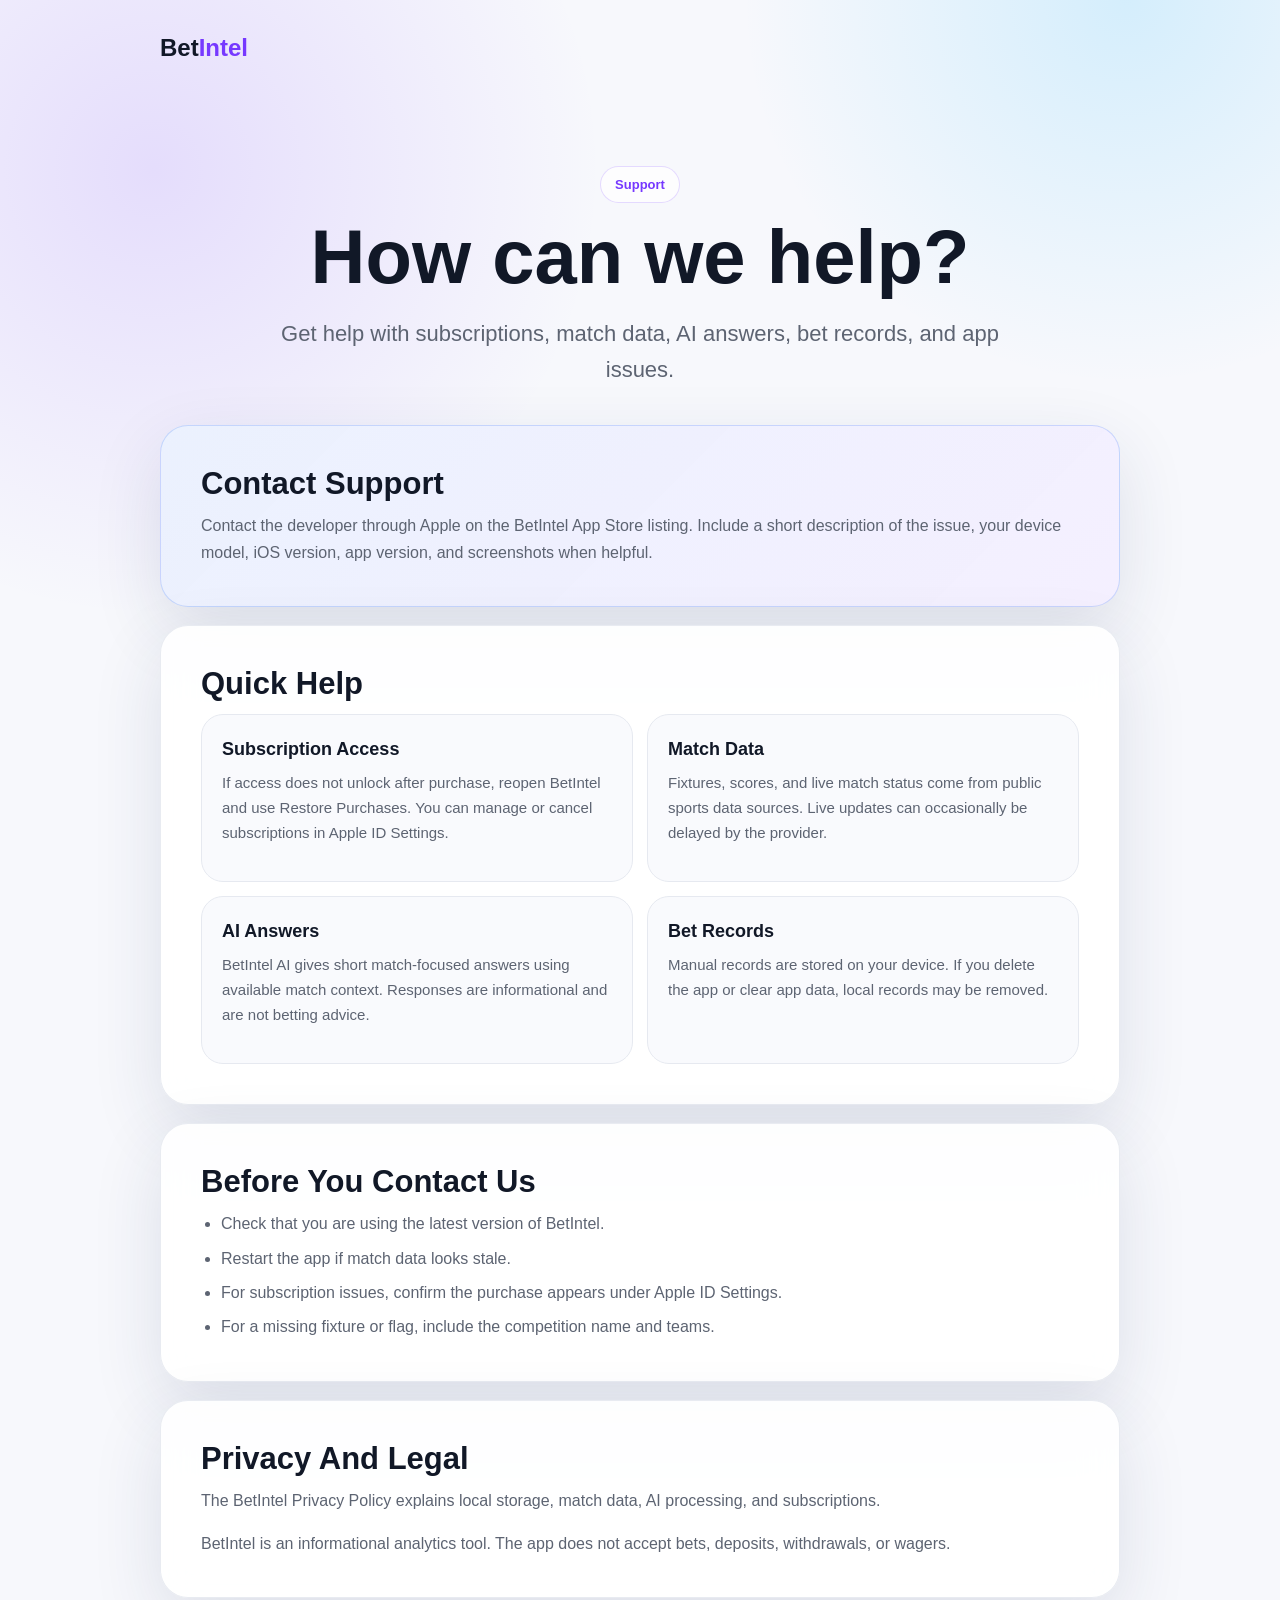
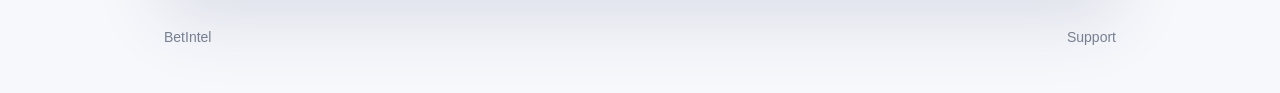
<file: betintel/support/index.html>
<!doctype html>
<html lang="en">
<head>
  <meta charset="utf-8">
  <meta name="viewport" content="width=device-width, initial-scale=1">
  <meta name="color-scheme" content="light">
  <meta name="description" content="Support page for BetIntel.">
  <title>BetIntel Support</title>
  <link rel="icon" type="image/svg+xml" href="/favicon.svg" />
  <style>
    :root {
      --ink: #111827;
      --muted: #5d6472;
      --line: #e6e9f0;
      --panel: #ffffff;
      --soft: #f7f8fc;
      --blue: #2166f3;
      --violet: #7638ff;
      --cyan: #20b8ff;
      --green: #16a34a;
      --shadow: 0 24px 70px rgba(36, 51, 92, 0.12);
    }

    * {
      box-sizing: border-box;
    }

    body {
      margin: 0;
      color: var(--ink);
      background:
        radial-gradient(circle at 12% 10%, rgba(118, 56, 255, 0.14), transparent 28rem),
        radial-gradient(circle at 88% 0%, rgba(32, 184, 255, 0.16), transparent 24rem),
        var(--soft);
      font-family: -apple-system, BlinkMacSystemFont, "SF Pro Display", "Segoe UI", sans-serif;
      line-height: 1.65;
    }

    a {
      color: var(--blue);
      font-weight: 700;
      text-decoration: none;
    }

    a:hover {
      text-decoration: underline;
    }

    .page {
      width: min(960px, calc(100% - 32px));
      margin: 0 auto;
      padding: 28px 0 44px;
    }

    .nav {
      display: flex;
      align-items: center;
      justify-content: space-between;
      gap: 16px;
      margin-bottom: 42px;
    }

    .brand {
      font-size: 24px;
      font-weight: 850;
      letter-spacing: 0;
    }

    .brand span {
      color: var(--violet);
    }

    .nav-links {
      display: flex;
      gap: 18px;
      font-size: 14px;
    }

    .hero {
      padding: 56px 0 36px;
      text-align: center;
    }

    .eyebrow {
      display: inline-flex;
      align-items: center;
      justify-content: center;
      padding: 7px 14px;
      border: 1px solid rgba(118, 56, 255, 0.18);
      border-radius: 999px;
      color: var(--violet);
      background: rgba(255, 255, 255, 0.72);
      font-size: 13px;
      font-weight: 800;
      margin-bottom: 18px;
    }

    h1 {
      margin: 0;
      font-size: clamp(42px, 8vw, 76px);
      line-height: 0.96;
      letter-spacing: 0;
    }

    .lede {
      max-width: 720px;
      margin: 22px auto 0;
      color: var(--muted);
      font-size: clamp(18px, 2.8vw, 22px);
    }

    .content {
      display: grid;
      gap: 18px;
    }

    .card {
      background: rgba(255, 255, 255, 0.9);
      border: 1px solid rgba(230, 233, 240, 0.9);
      border-radius: 28px;
      box-shadow: var(--shadow);
      padding: clamp(24px, 4vw, 40px);
      backdrop-filter: blur(18px);
    }

    .contact-card {
      background: linear-gradient(135deg, rgba(33, 102, 243, 0.09), rgba(118, 56, 255, 0.08)), #ffffff;
      border-color: rgba(33, 102, 243, 0.2);
    }

    h2 {
      margin: 0 0 12px;
      font-size: clamp(23px, 3vw, 31px);
      line-height: 1.15;
      letter-spacing: 0;
    }

    h3 {
      margin: 0 0 7px;
      font-size: 18px;
      letter-spacing: 0;
    }

    p {
      margin: 0 0 16px;
      color: var(--muted);
      font-size: 16px;
    }

    p:last-child {
      margin-bottom: 0;
    }

    .grid {
      display: grid;
      grid-template-columns: repeat(2, minmax(0, 1fr));
      gap: 14px;
    }

    .help-item {
      min-height: 168px;
      padding: 20px;
      border: 1px solid var(--line);
      border-radius: 22px;
      background: rgba(247, 248, 252, 0.75);
    }

    .help-item p {
      font-size: 15px;
    }

    ul {
      margin: 0;
      padding-left: 20px;
      color: var(--muted);
    }

    li + li {
      margin-top: 8px;
    }

    strong {
      color: var(--ink);
    }

    .footer {
      display: flex;
      flex-wrap: wrap;
      justify-content: space-between;
      gap: 12px;
      padding: 28px 4px 0;
      color: #7a8291;
      font-size: 14px;
    }

    @media (max-width: 720px) {
      .grid {
        grid-template-columns: 1fr;
      }
    }

    @media (max-width: 640px) {
      .page {
        width: min(100% - 22px, 960px);
        padding-top: 20px;
      }

      .nav {
        margin-bottom: 24px;
      }

      .nav-links {
        gap: 12px;
      }

      .hero {
        padding: 36px 0 26px;
      }

      .card {
        border-radius: 24px;
      }
    }
  </style>
</head>
<body>
  <div class="page">
    <nav class="nav" aria-label="Page header">
      <div class="brand">Bet<span>Intel</span></div>
    </nav>

    <header class="hero">
      <div class="eyebrow">Support</div>
      <h1>How can we help?</h1>
      <p class="lede">Get help with subscriptions, match data, AI answers, bet records, and app issues.</p>
    </header>

    <main class="content">
      <section class="card contact-card" aria-labelledby="contact">
        <h2 id="contact">Contact Support</h2>
        <p>Contact the developer through Apple on the BetIntel App Store listing. Include a short description of the issue, your device model, iOS version, app version, and screenshots when helpful.</p>
      </section>

      <section class="card" aria-labelledby="quick-help">
        <h2 id="quick-help">Quick Help</h2>
        <div class="grid">
          <article class="help-item">
            <h3>Subscription Access</h3>
            <p>If access does not unlock after purchase, reopen BetIntel and use Restore Purchases. You can manage or cancel subscriptions in Apple ID Settings.</p>
          </article>

          <article class="help-item">
            <h3>Match Data</h3>
            <p>Fixtures, scores, and live match status come from public sports data sources. Live updates can occasionally be delayed by the provider.</p>
          </article>

          <article class="help-item">
            <h3>AI Answers</h3>
            <p>BetIntel AI gives short match-focused answers using available match context. Responses are informational and are not betting advice.</p>
          </article>

          <article class="help-item">
            <h3>Bet Records</h3>
            <p>Manual records are stored on your device. If you delete the app or clear app data, local records may be removed.</p>
          </article>
        </div>
      </section>

      <section class="card" aria-labelledby="before-contact">
        <h2 id="before-contact">Before You Contact Us</h2>
        <ul>
          <li>Check that you are using the latest version of BetIntel.</li>
          <li>Restart the app if match data looks stale.</li>
          <li>For subscription issues, confirm the purchase appears under Apple ID Settings.</li>
          <li>For a missing fixture or flag, include the competition name and teams.</li>
        </ul>
      </section>

      <section class="card" aria-labelledby="privacy">
        <h2 id="privacy">Privacy And Legal</h2>
        <p>The BetIntel Privacy Policy explains local storage, match data, AI processing, and subscriptions.</p>
        <p>BetIntel is an informational analytics tool. The app does not accept bets, deposits, withdrawals, or wagers.</p>
      </section>
    </main>

    <footer class="footer">
      <span>BetIntel</span>
      <span>Support</span>
    </footer>
  </div>
</body>
</html>
</file>
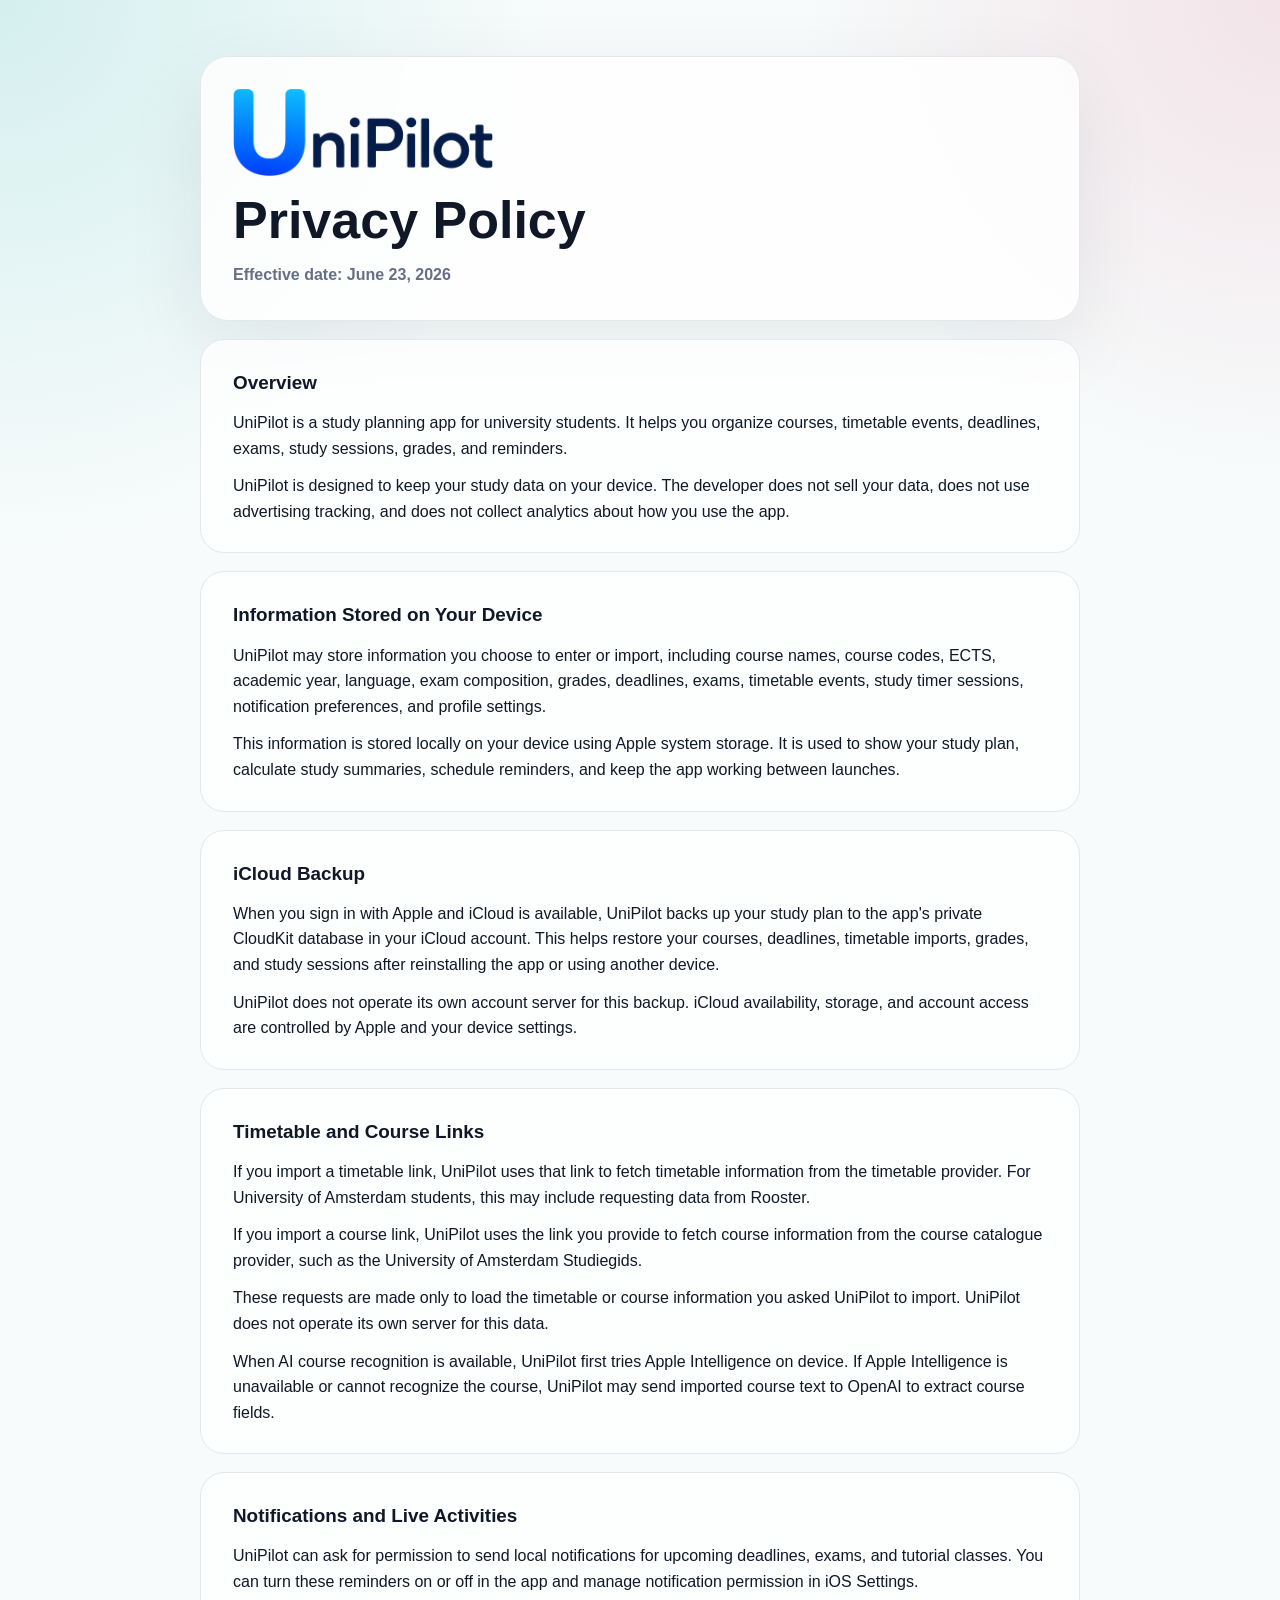
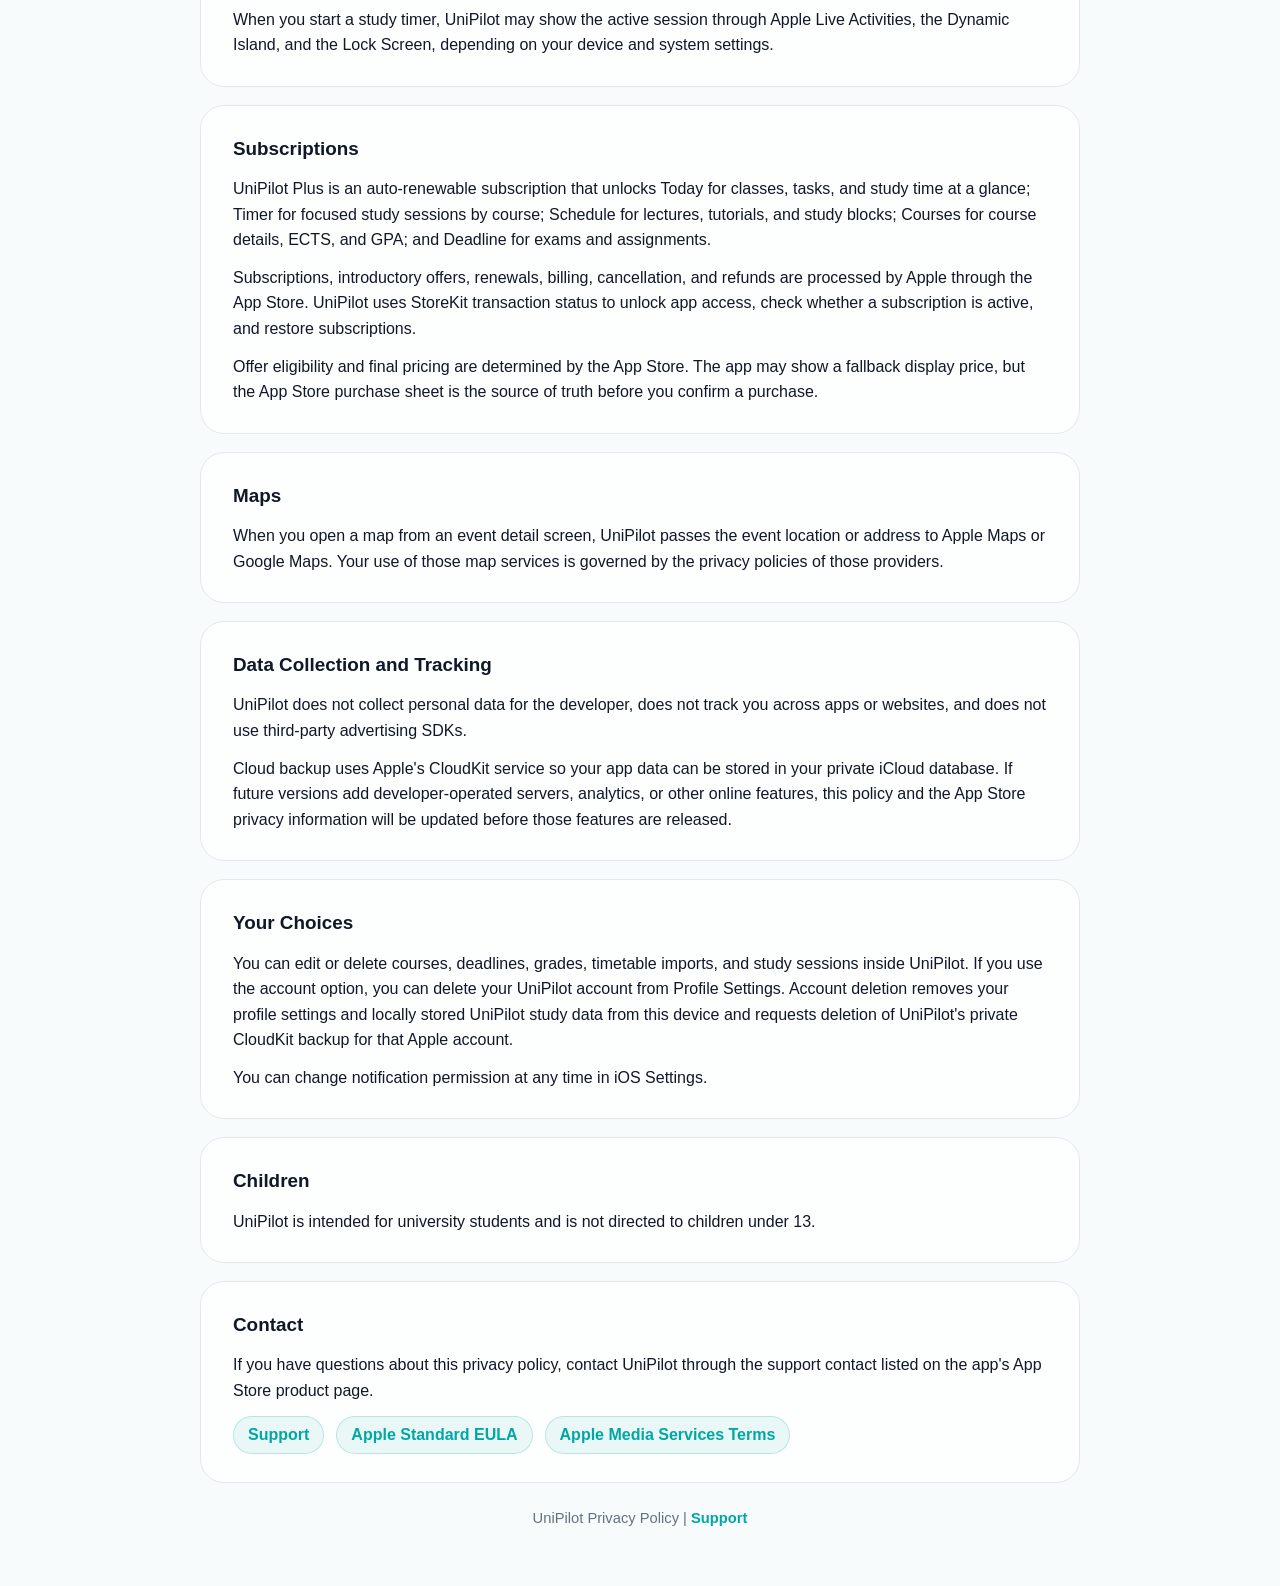
<file: unipilot/privacy/index.html>
<!doctype html>
<html lang="en">
<head>
  <meta charset="utf-8">
  <meta name="viewport" content="width=device-width, initial-scale=1">
  <title>UniPilot Privacy Policy</title>
  <link rel="icon" type="image/svg+xml" href="/favicon.svg" />
  <meta name="description" content="Privacy Policy for UniPilot, a student study planner for iPhone and iPad.">
  <style>
    :root {
      color-scheme: light;
      --ink: #101828;
      --muted: #667085;
      --line: #e4e7ec;
      --surface: #ffffff;
      --wash: #f7fbfb;
      --accent: #00a7a5;
      --brand: #c81245;
    }

    * {
      box-sizing: border-box;
    }

    body {
      margin: 0;
      font-family: -apple-system, BlinkMacSystemFont, "Segoe UI", sans-serif;
      color: var(--ink);
      background:
        radial-gradient(circle at top left, rgba(0, 167, 165, 0.14), transparent 34rem),
        radial-gradient(circle at top right, rgba(200, 18, 69, 0.10), transparent 30rem),
        var(--wash);
      line-height: 1.6;
    }

    main {
      width: min(880px, calc(100% - 32px));
      margin: 0 auto;
      padding: 56px 0;
    }

    header {
      padding: 32px;
      border: 1px solid var(--line);
      border-radius: 28px;
      background: rgba(255, 255, 255, 0.86);
      box-shadow: 0 24px 80px rgba(16, 24, 40, 0.08);
    }

    .brand-logo {
      display: block;
      width: min(260px, 68vw);
      height: auto;
      margin-bottom: 18px;
    }

    h1 {
      margin: 0;
      font-size: 3.25rem;
      line-height: 1;
      letter-spacing: 0;
    }

    .effective-date {
      margin: 16px 0 0;
      color: var(--muted);
      font-weight: 600;
    }

    section {
      margin-top: 18px;
      padding: 28px 32px;
      border: 1px solid var(--line);
      border-radius: 24px;
      background: rgba(255, 255, 255, 0.82);
    }

    h2 {
      margin: 0 0 12px;
      font-size: 1.18rem;
      letter-spacing: 0;
    }

    p {
      margin: 0 0 12px;
    }

    p:last-child {
      margin-bottom: 0;
    }

    a {
      color: var(--accent);
      font-weight: 700;
      text-decoration: none;
    }

    a:hover {
      text-decoration: underline;
    }

    .link-row {
      display: flex;
      flex-wrap: wrap;
      gap: 12px;
      margin-top: 10px;
    }

    .link-pill {
      display: inline-flex;
      align-items: center;
      min-height: 38px;
      padding: 0 14px;
      border: 1px solid rgba(0, 167, 165, 0.22);
      border-radius: 999px;
      background: rgba(0, 167, 165, 0.08);
    }

    footer {
      margin-top: 24px;
      color: var(--muted);
      text-align: center;
      font-size: 0.92rem;
    }

    @media (max-width: 560px) {
      main {
        padding: 24px 0;
      }

      header,
      section {
        padding: 22px;
        border-radius: 22px;
      }

      .brand-logo {
        width: min(220px, 72vw);
        margin-bottom: 16px;
      }

      h1 {
        font-size: 2.35rem;
      }
    }
  </style>
</head>
<body>
  <main>
    <header>
      <img class="brand-logo" src="[data-uri]" alt="UniPilot" decoding="async">
      <h1>Privacy Policy</h1>
      <p class="effective-date">Effective date: June 23, 2026</p>
    </header>

    <section>
      <h2>Overview</h2>
      <p>UniPilot is a study planning app for university students. It helps you organize courses, timetable events, deadlines, exams, study sessions, grades, and reminders.</p>
      <p>UniPilot is designed to keep your study data on your device. The developer does not sell your data, does not use advertising tracking, and does not collect analytics about how you use the app.</p>
    </section>

    <section>
      <h2>Information Stored on Your Device</h2>
      <p>UniPilot may store information you choose to enter or import, including course names, course codes, ECTS, academic year, language, exam composition, grades, deadlines, exams, timetable events, study timer sessions, notification preferences, and profile settings.</p>
      <p>This information is stored locally on your device using Apple system storage. It is used to show your study plan, calculate study summaries, schedule reminders, and keep the app working between launches.</p>
    </section>

    <section>
      <h2>iCloud Backup</h2>
      <p>When you sign in with Apple and iCloud is available, UniPilot backs up your study plan to the app's private CloudKit database in your iCloud account. This helps restore your courses, deadlines, timetable imports, grades, and study sessions after reinstalling the app or using another device.</p>
      <p>UniPilot does not operate its own account server for this backup. iCloud availability, storage, and account access are controlled by Apple and your device settings.</p>
    </section>

    <section>
      <h2>Timetable and Course Links</h2>
      <p>If you import a timetable link, UniPilot uses that link to fetch timetable information from the timetable provider. For University of Amsterdam students, this may include requesting data from Rooster.</p>
      <p>If you import a course link, UniPilot uses the link you provide to fetch course information from the course catalogue provider, such as the University of Amsterdam Studiegids.</p>
      <p>These requests are made only to load the timetable or course information you asked UniPilot to import. UniPilot does not operate its own server for this data.</p>
      <p>When AI course recognition is available, UniPilot first tries Apple Intelligence on device. If Apple Intelligence is unavailable or cannot recognize the course, UniPilot may send imported course text to OpenAI to extract course fields.</p>
    </section>

    <section>
      <h2>Notifications and Live Activities</h2>
      <p>UniPilot can ask for permission to send local notifications for upcoming deadlines, exams, and tutorial classes. You can turn these reminders on or off in the app and manage notification permission in iOS Settings.</p>
      <p>When you start a study timer, UniPilot may show the active session through Apple Live Activities, the Dynamic Island, and the Lock Screen, depending on your device and system settings.</p>
    </section>

    <section>
      <h2>Subscriptions</h2>
      <p>UniPilot Plus is an auto-renewable subscription that unlocks Today for classes, tasks, and study time at a glance; Timer for focused study sessions by course; Schedule for lectures, tutorials, and study blocks; Courses for course details, ECTS, and GPA; and Deadline for exams and assignments.</p>
      <p>Subscriptions, introductory offers, renewals, billing, cancellation, and refunds are processed by Apple through the App Store. UniPilot uses StoreKit transaction status to unlock app access, check whether a subscription is active, and restore subscriptions.</p>
      <p>Offer eligibility and final pricing are determined by the App Store. The app may show a fallback display price, but the App Store purchase sheet is the source of truth before you confirm a purchase.</p>
    </section>

    <section>
      <h2>Maps</h2>
      <p>When you open a map from an event detail screen, UniPilot passes the event location or address to Apple Maps or Google Maps. Your use of those map services is governed by the privacy policies of those providers.</p>
    </section>

    <section>
      <h2>Data Collection and Tracking</h2>
      <p>UniPilot does not collect personal data for the developer, does not track you across apps or websites, and does not use third-party advertising SDKs.</p>
      <p>Cloud backup uses Apple's CloudKit service so your app data can be stored in your private iCloud database. If future versions add developer-operated servers, analytics, or other online features, this policy and the App Store privacy information will be updated before those features are released.</p>
    </section>

    <section>
      <h2>Your Choices</h2>
      <p>You can edit or delete courses, deadlines, grades, timetable imports, and study sessions inside UniPilot. If you use the account option, you can delete your UniPilot account from Profile Settings. Account deletion removes your profile settings and locally stored UniPilot study data from this device and requests deletion of UniPilot's private CloudKit backup for that Apple account.</p>
      <p>You can change notification permission at any time in iOS Settings.</p>
    </section>

    <section>
      <h2>Children</h2>
      <p>UniPilot is intended for university students and is not directed to children under 13.</p>
    </section>

    <section>
      <h2>Contact</h2>
      <p>If you have questions about this privacy policy, contact UniPilot through the support contact listed on the app's App Store product page.</p>
      <div class="link-row">
        <a class="link-pill" href="../support/">Support</a>
        <a class="link-pill" href="https://www.apple.com/legal/internet-services/itunes/dev/stdeula/">Apple Standard EULA</a>
        <a class="link-pill" href="https://www.apple.com/legal/internet-services/itunes/">Apple Media Services Terms</a>
      </div>
    </section>

    <footer>
      UniPilot Privacy Policy | <a href="../support/">Support</a>
    </footer>
  </main>
</body>
</html>
</file>
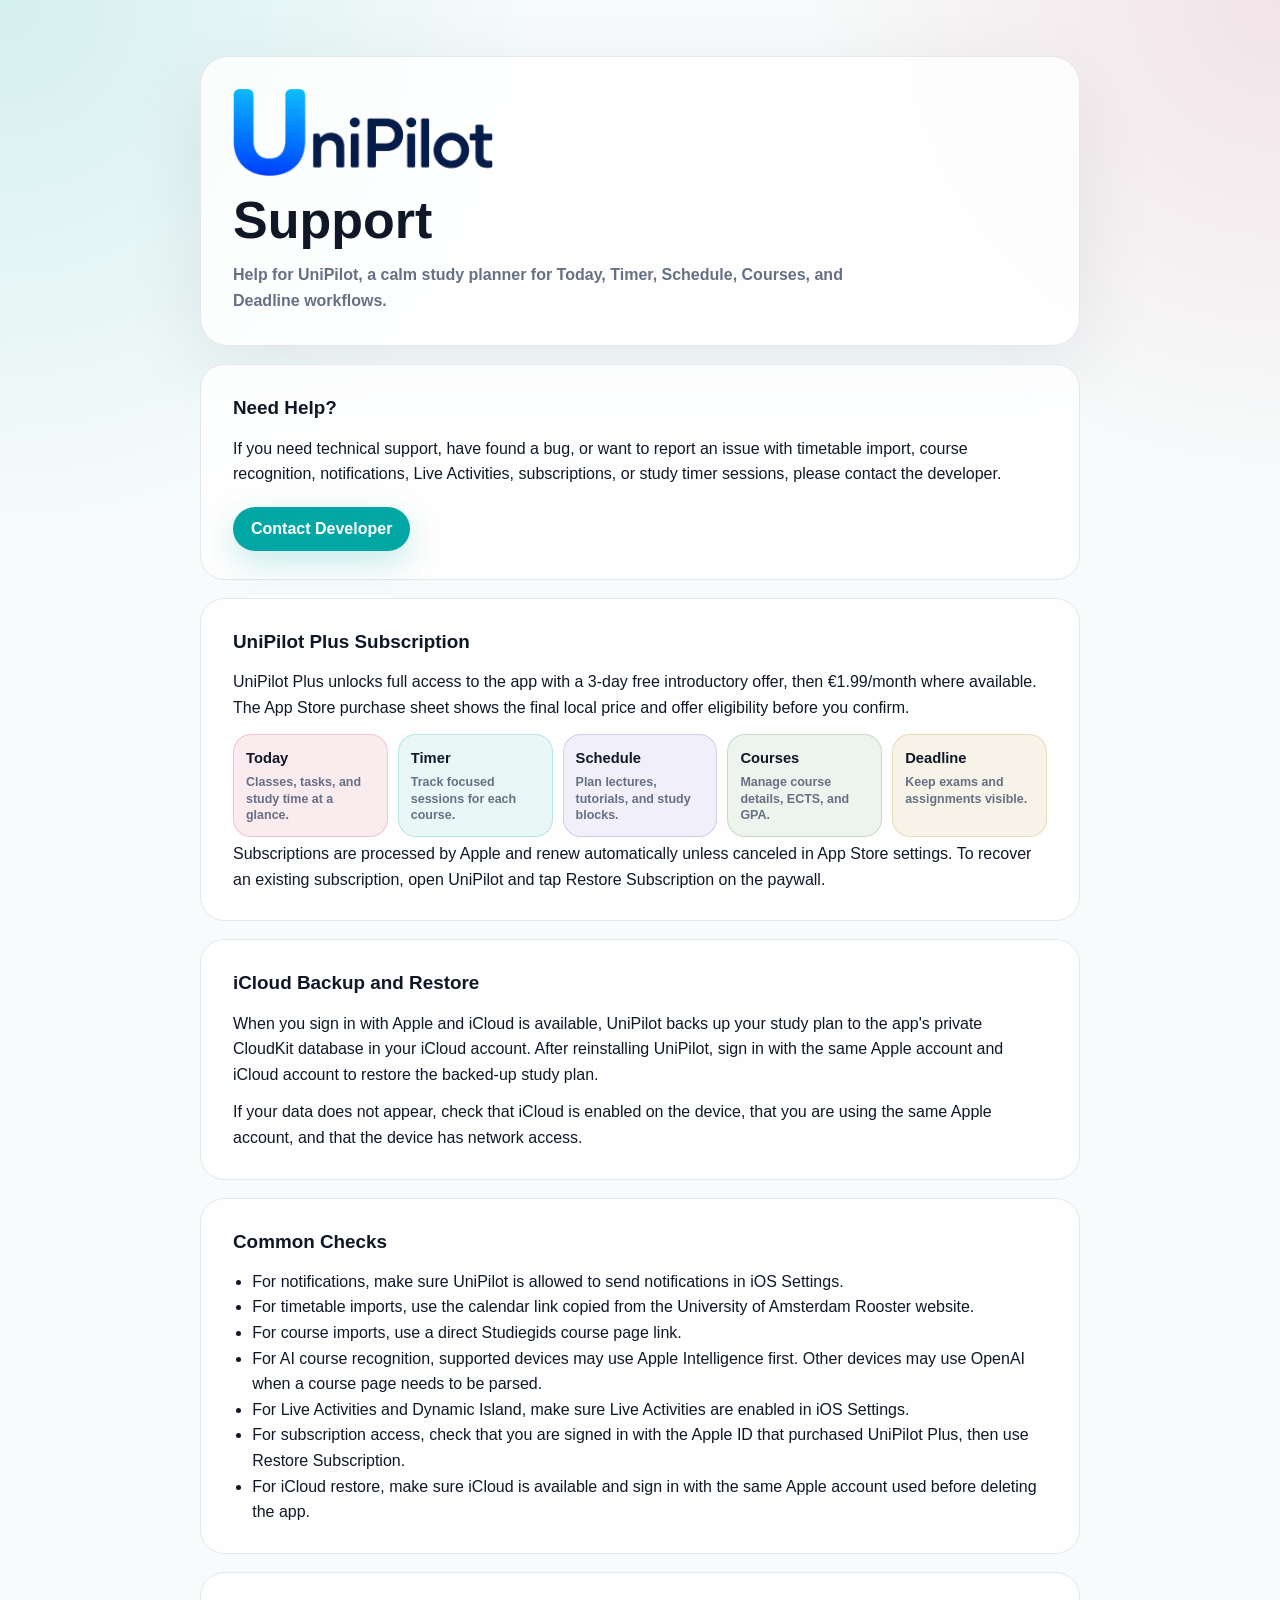
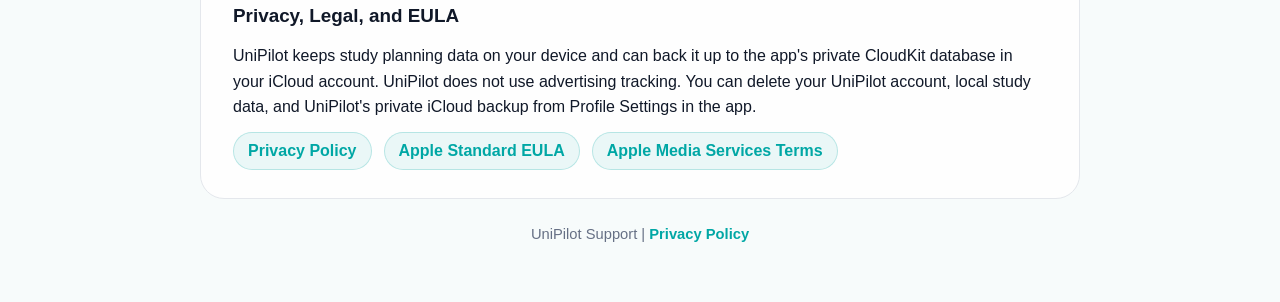
<file: unipilot/support/index.html>
<!doctype html>
<html lang="en">
<head>
  <meta charset="utf-8">
  <meta name="viewport" content="width=device-width, initial-scale=1">
  <title>UniPilot Support</title>
  <link rel="icon" type="image/svg+xml" href="/favicon.svg" />
  <meta name="description" content="Technical support for UniPilot, a student study planner for iPhone and iPad.">
  <style>
    :root {
      color-scheme: light;
      --ink: #101828;
      --muted: #667085;
      --line: #e4e7ec;
      --surface: #ffffff;
      --wash: #f7fbfb;
      --accent: #00a7a5;
      --brand: #c81245;
    }

    * {
      box-sizing: border-box;
    }

    body {
      margin: 0;
      font-family: -apple-system, BlinkMacSystemFont, "Segoe UI", sans-serif;
      color: var(--ink);
      background:
        radial-gradient(circle at top left, rgba(0, 167, 165, 0.14), transparent 34rem),
        radial-gradient(circle at top right, rgba(200, 18, 69, 0.10), transparent 30rem),
        var(--wash);
      line-height: 1.6;
    }

    main {
      width: min(880px, calc(100% - 32px));
      margin: 0 auto;
      padding: 56px 0;
    }

    header,
    section {
      border: 1px solid var(--line);
      background: rgba(255, 255, 255, 0.86);
      box-shadow: 0 24px 80px rgba(16, 24, 40, 0.08);
    }

    header {
      padding: 32px;
      border-radius: 28px;
    }

    section {
      margin-top: 18px;
      padding: 28px 32px;
      border-radius: 24px;
      box-shadow: none;
    }

    .brand-logo {
      display: block;
      width: min(260px, 68vw);
      height: auto;
      margin-bottom: 18px;
    }

    h1 {
      margin: 0;
      font-size: 3.25rem;
      line-height: 1;
      letter-spacing: 0;
    }

    h2 {
      margin: 0 0 12px;
      font-size: 1.18rem;
      letter-spacing: 0;
    }

    p,
    ul {
      margin: 0 0 12px;
    }

    p:last-child,
    ul:last-child {
      margin-bottom: 0;
    }

    ul {
      padding-left: 1.2rem;
    }

    a {
      color: var(--accent);
      font-weight: 700;
      text-decoration: none;
    }

    a:hover {
      text-decoration: underline;
    }

    .intro {
      margin: 16px 0 0;
      color: var(--muted);
      font-weight: 600;
      max-width: 42rem;
    }

    .support-link {
      display: inline-flex;
      align-items: center;
      justify-content: center;
      margin-top: 8px;
      min-height: 44px;
      padding: 0 18px;
      border-radius: 999px;
      color: #fff;
      background: var(--accent);
      box-shadow: 0 12px 32px rgba(0, 167, 165, 0.22);
    }

    .link-row {
      display: flex;
      flex-wrap: wrap;
      gap: 12px;
      margin-top: 10px;
    }

    .link-pill {
      display: inline-flex;
      align-items: center;
      min-height: 38px;
      padding: 0 14px;
      border: 1px solid rgba(0, 167, 165, 0.22);
      border-radius: 999px;
      background: rgba(0, 167, 165, 0.08);
    }

    .feature-grid {
      display: grid;
      grid-template-columns: repeat(5, minmax(0, 1fr));
      gap: 10px;
      margin: 14px 0 4px;
    }

    .feature-chip {
      min-height: 68px;
      padding: 12px;
      border-radius: 18px;
      color: var(--ink);
      font-size: 0.92rem;
      font-weight: 700;
      text-align: left;
      background: rgba(200, 18, 69, 0.08);
      border: 1px solid rgba(200, 18, 69, 0.18);
    }

    .feature-chip span {
      display: block;
      margin-top: 3px;
      color: var(--muted);
      font-size: 0.78rem;
      font-weight: 600;
      line-height: 1.35;
    }

    .feature-chip.timer {
      background: rgba(0, 167, 165, 0.08);
      border-color: rgba(0, 167, 165, 0.22);
    }

    .feature-chip.schedule {
      background: rgba(110, 91, 199, 0.09);
      border-color: rgba(110, 91, 199, 0.22);
    }

    .feature-chip.courses {
      background: rgba(46, 125, 50, 0.08);
      border-color: rgba(46, 125, 50, 0.20);
    }

    .feature-chip.deadline {
      background: rgba(184, 135, 26, 0.09);
      border-color: rgba(184, 135, 26, 0.22);
    }

    footer {
      margin-top: 24px;
      color: var(--muted);
      text-align: center;
      font-size: 0.92rem;
    }

    @media (max-width: 560px) {
      main {
        padding: 24px 0;
      }

      header,
      section {
        padding: 22px;
        border-radius: 22px;
      }

      .brand-logo {
        width: min(220px, 72vw);
        margin-bottom: 16px;
      }

      h1 {
        font-size: 2.35rem;
      }

      .feature-grid {
        grid-template-columns: 1fr 1fr;
      }
    }
  </style>
</head>
<body>
  <main>
    <header>
      <img class="brand-logo" src="[data-uri]" alt="UniPilot" decoding="async">
      <h1>Support</h1>
      <p class="intro">Help for UniPilot, a calm study planner for Today, Timer, Schedule, Courses, and Deadline workflows.</p>
    </header>

    <section>
      <h2>Need Help?</h2>
      <p>If you need technical support, have found a bug, or want to report an issue with timetable import, course recognition, notifications, Live Activities, subscriptions, or study timer sessions, please contact the developer.</p>
      <a class="support-link" href="https://github.com/elvionttechnologies">Contact Developer</a>
    </section>

    <section>
      <h2>UniPilot Plus Subscription</h2>
      <p>UniPilot Plus unlocks full access to the app with a 3-day free introductory offer, then &euro;1.99/month where available. The App Store purchase sheet shows the final local price and offer eligibility before you confirm.</p>
      <div class="feature-grid" aria-label="UniPilot Plus includes">
        <div class="feature-chip">Today<span>Classes, tasks, and study time at a glance.</span></div>
        <div class="feature-chip timer">Timer<span>Track focused sessions for each course.</span></div>
        <div class="feature-chip schedule">Schedule<span>Plan lectures, tutorials, and study blocks.</span></div>
        <div class="feature-chip courses">Courses<span>Manage course details, ECTS, and GPA.</span></div>
        <div class="feature-chip deadline">Deadline<span>Keep exams and assignments visible.</span></div>
      </div>
      <p>Subscriptions are processed by Apple and renew automatically unless canceled in App Store settings. To recover an existing subscription, open UniPilot and tap Restore Subscription on the paywall.</p>
    </section>

    <section>
      <h2>iCloud Backup and Restore</h2>
      <p>When you sign in with Apple and iCloud is available, UniPilot backs up your study plan to the app's private CloudKit database in your iCloud account. After reinstalling UniPilot, sign in with the same Apple account and iCloud account to restore the backed-up study plan.</p>
      <p>If your data does not appear, check that iCloud is enabled on the device, that you are using the same Apple account, and that the device has network access.</p>
    </section>

    <section>
      <h2>Common Checks</h2>
      <ul>
        <li>For notifications, make sure UniPilot is allowed to send notifications in iOS Settings.</li>
        <li>For timetable imports, use the calendar link copied from the University of Amsterdam Rooster website.</li>
        <li>For course imports, use a direct Studiegids course page link.</li>
        <li>For AI course recognition, supported devices may use Apple Intelligence first. Other devices may use OpenAI when a course page needs to be parsed.</li>
        <li>For Live Activities and Dynamic Island, make sure Live Activities are enabled in iOS Settings.</li>
        <li>For subscription access, check that you are signed in with the Apple ID that purchased UniPilot Plus, then use Restore Subscription.</li>
        <li>For iCloud restore, make sure iCloud is available and sign in with the same Apple account used before deleting the app.</li>
      </ul>
    </section>

    <section>
      <h2>Privacy, Legal, and EULA</h2>
      <p>UniPilot keeps study planning data on your device and can back it up to the app's private CloudKit database in your iCloud account. UniPilot does not use advertising tracking. You can delete your UniPilot account, local study data, and UniPilot's private iCloud backup from Profile Settings in the app.</p>
      <div class="link-row">
        <a class="link-pill" href="../privacy/">Privacy Policy</a>
        <a class="link-pill" href="https://www.apple.com/legal/internet-services/itunes/dev/stdeula/">Apple Standard EULA</a>
        <a class="link-pill" href="https://www.apple.com/legal/internet-services/itunes/">Apple Media Services Terms</a>
      </div>
    </section>

    <footer>
      UniPilot Support | <a href="../privacy/">Privacy Policy</a>
    </footer>
  </main>
</body>
</html>
</file>
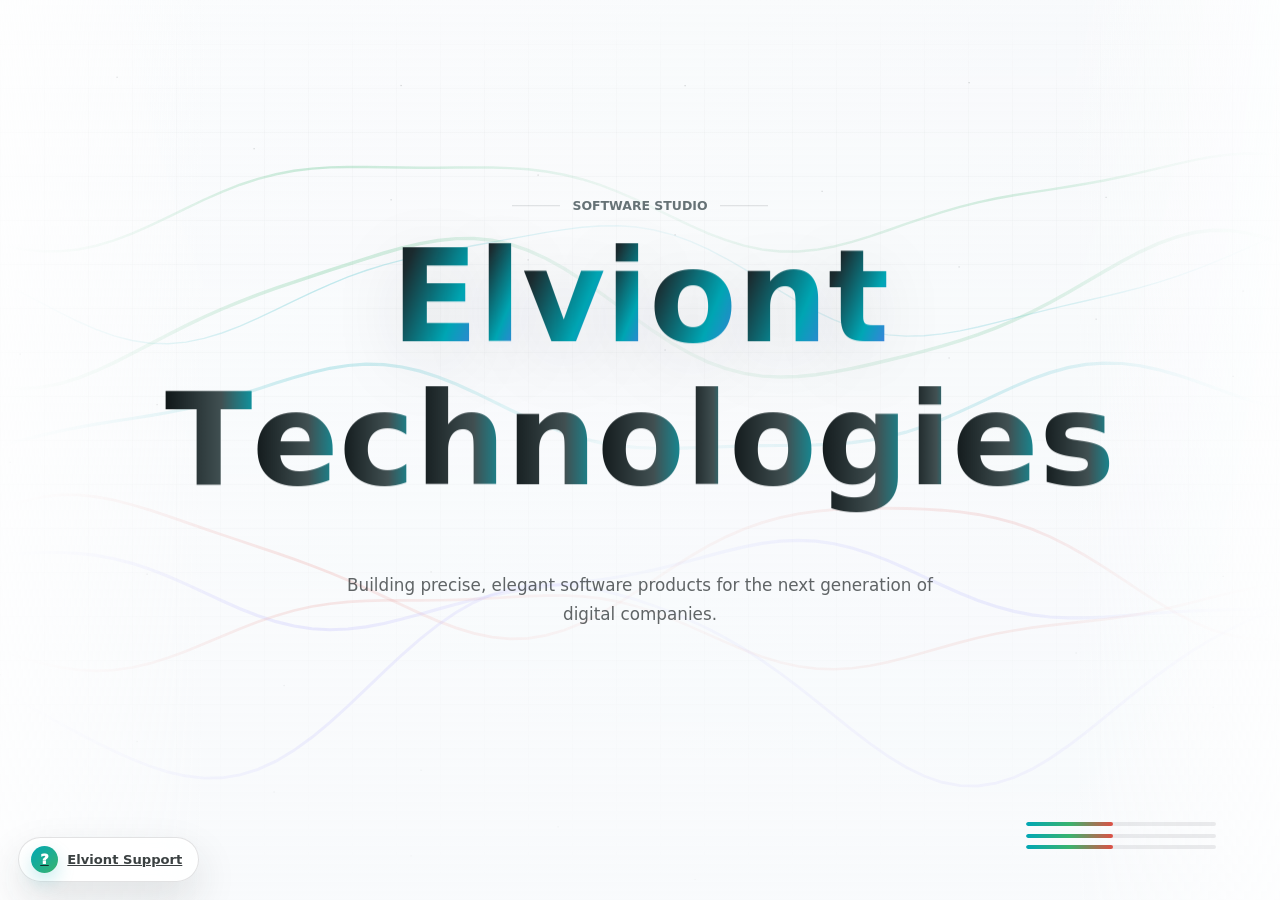
<file: Elviont-Technologies.html>
<!doctype html>
<html lang="en">
  <head>
    <meta charset="UTF-8" />
    <meta name="viewport" content="width=device-width, initial-scale=1.0" />
    <title>Elviont Technologies</title>
    <link rel="icon" type="image/svg+xml" href="/favicon.svg?v=20260705-bigger2" />
    <link rel="icon" href="/favicon.ico?v=20260705-bigger2" sizes="any" />
    <link rel="icon" type="image/png" sizes="128x128" href="/favicon.png?v=20260705-bigger2" />
    <link rel="apple-touch-icon" sizes="180x180" href="/apple-touch-icon.png?v=20260705-bigger2" />
    <style>
      :root {
        --paper: #f8fafc;
        --ink: #101719;
        --muted: #667276;
        --line: rgba(16, 23, 25, 0.14);
        --panel: rgba(255, 255, 255, 0.72);
        --panel-strong: rgba(255, 255, 255, 0.92);
        --cyan: #00a7b5;
        --green: #39b36e;
        --red: #df4f45;
        --violet: #6c63ff;
      }

      * {
        box-sizing: border-box;
      }

      html,
      body {
        width: 100%;
        height: 100%;
        min-height: 100svh;
        min-height: 100%;
        margin: 0;
      }

      html {
        background: var(--paper);
      }

      body {
        position: relative;
        overflow: hidden;
        overscroll-behavior: none;
        touch-action: none;
        -webkit-text-size-adjust: 100%;
        background:
          linear-gradient(120deg, rgba(255, 255, 255, 0.92), rgba(245, 248, 250, 0.86)),
          var(--paper);
        color: var(--ink);
        font-family:
          Inter, ui-sans-serif, system-ui, -apple-system, BlinkMacSystemFont, "Segoe UI",
          sans-serif;
      }

      body::before {
        position: fixed;
        inset: 0;
        z-index: 0;
        pointer-events: none;
        content: "";
        background-image:
          linear-gradient(rgba(16, 23, 25, 0.055) 1px, transparent 1px),
          linear-gradient(90deg, rgba(16, 23, 25, 0.05) 1px, transparent 1px);
        background-size: 44px 44px;
        mask-image: linear-gradient(180deg, transparent, black 16%, black 82%, transparent);
        animation: grid-slide 18s linear infinite;
      }

      body::after {
        position: fixed;
        inset: 0;
        z-index: 1;
        pointer-events: none;
        content: "";
        background:
          linear-gradient(90deg, rgba(255, 255, 255, 0.7), transparent 16%, transparent 84%, rgba(255, 255, 255, 0.72)),
          linear-gradient(180deg, rgba(248, 250, 252, 0.08), rgba(248, 250, 252, 0.88));
      }

      #motion-field {
        position: fixed;
        inset: 0;
        z-index: 0;
        width: 100%;
        height: 100%;
      }

      main {
        position: fixed;
        inset: 0;
        z-index: 2;
        min-height: 100svh;
        overflow: hidden;
      }

      .stage {
        position: absolute;
        inset: 0;
        display: grid;
        place-items: center;
        padding: clamp(1.5rem, 5vw, 4rem) 1.25rem;
      }

      .brand {
        display: grid;
        width: min(1040px, calc(100vw - 2.5rem));
        justify-items: center;
        gap: 1.05rem;
        text-align: center;
        transform: translateY(-2.3rem);
      }


      .eyebrow {
        position: relative;
        display: inline-flex;
        align-items: center;
        gap: 0.75rem;
        margin: 0;
        color: var(--muted);
        font-size: 0.78rem;
        font-weight: 800;
        letter-spacing: 0;
        text-transform: uppercase;
        opacity: 0;
        transform: translateY(18px);
        animation: text-up 0.7s cubic-bezier(0.2, 1, 0.2, 1) forwards 0.12s;
      }

      .eyebrow::before,
      .eyebrow::after {
        width: 3rem;
        height: 1px;
        content: "";
        background: var(--line);
      }

      h1 {
        display: grid;
        gap: 0;
        margin: 0;
        padding-bottom: 0.12em;
        font-size: 8rem;
        font-weight: 900;
        line-height: 1.04;
        letter-spacing: 0;
        overflow: visible;
        text-wrap: balance;
        opacity: 0;
        transform: translateY(26px);
        animation: brand-in 1s cubic-bezier(0.16, 1, 0.3, 1) forwards 0.22s;
      }

      .brand-title {
        position: relative;
        cursor: default;
      }

      .word {
        display: block;
        line-height: 1.04;
        overflow: visible;
      }

      .word:first-child {
        color: transparent;
        -webkit-text-stroke: 0;
        text-shadow: none;
      }

      .word:last-child {
        color: var(--ink);
        padding: 0 0.04em 0.3em;
        margin: 0 -0.04em 0;
        line-height: 1.2;
        background: linear-gradient(90deg, var(--ink), #415052 36%, var(--cyan) 62%, var(--violet));
        background-size: 180% 100%;
        -webkit-background-clip: text;
        background-clip: text;
        color: transparent;
        animation: title-flow 8s ease-in-out infinite;
      }

      .title-char {
        --char-glow: 0;
        --char-stroke-color: rgba(16, 23, 25, 0.92);
        display: inline-block;
        transform: translateY(calc(var(--char-glow) * -0.035em)) scale(calc(1 + var(--char-glow) * 0.018));
        transition:
          filter 0.2s ease,
          text-shadow 0.2s ease,
          transform 0.2s ease,
          -webkit-text-stroke-color 0.2s ease;
        will-change: filter, text-shadow, transform;
      }

      .word:first-child .title-char {
        background:
          linear-gradient(
            112deg,
            #091214 0%,
            #1b2b2f 20%,
            var(--cyan) 48%,
            var(--violet) 76%,
            #111719 100%
          );
        background-size: 210% 100%;
        background-position: calc(18% + var(--char-glow) * 54%) 50%;
        -webkit-background-clip: text;
        background-clip: text;
        color: transparent;
        -webkit-text-stroke: calc(var(--char-glow) * 0.42px) rgba(255, 255, 255, 0.42);
        filter:
          drop-shadow(0 18px 32px rgba(16, 23, 25, 0.1))
          drop-shadow(0 0 calc(var(--char-glow) * 15px) rgba(0, 167, 181, calc(var(--char-glow) * 0.28)));
        text-shadow:
          0 0 calc(var(--char-glow) * 18px) rgba(0, 167, 181, calc(var(--char-glow) * 0.32)),
          0 0 calc(var(--char-glow) * 42px) rgba(108, 99, 255, calc(var(--char-glow) * 0.18));
      }

      .word:last-child .title-char {
        background: linear-gradient(90deg, var(--ink), #415052 36%, var(--cyan) 62%, var(--violet));
        background-size: 180% 100%;
        -webkit-background-clip: text;
        background-clip: text;
        color: transparent;
        filter:
          drop-shadow(0 0 calc(var(--char-glow) * 15px) rgba(0, 167, 181, calc(var(--char-glow) * 0.34)))
          drop-shadow(0 14px 28px rgba(108, 99, 255, calc(var(--char-glow) * 0.12)));
        text-shadow:
          0 0 calc(var(--char-glow) * 18px) rgba(0, 167, 181, calc(var(--char-glow) * 0.3));
      }

      .brand-title.is-title-hover .word:last-child {
        animation: title-flow 2.6s ease-in-out infinite;
      }

      .tagline {
        max-width: 610px;
        margin: -1rem 0 0;
        color: rgba(16, 23, 25, 0.66);
        font-size: 1.05rem;
        line-height: 1.7;
        opacity: 0;
        transform: translateY(18px);
        animation: text-up 0.7s cubic-bezier(0.2, 1, 0.2, 1) forwards 0.46s;
      }

      .signal-strip {
        position: absolute;
        right: max(1.25rem, 5vw);
        bottom: max(1.25rem, 4vw);
        z-index: 3;
        display: grid;
        width: 190px;
        gap: 0.45rem;
        opacity: 0;
        transition:
          bottom 0.75s cubic-bezier(0.16, 1, 0.3, 1),
          width 0.75s cubic-bezier(0.16, 1, 0.3, 1),
          opacity 0.35s ease;
        animation: text-up 0.8s ease forwards 0.8s;
      }

      .signal-strip span {
        display: block;
        height: 4px;
        overflow: hidden;
        border-radius: 999px;
        background: rgba(16, 23, 25, 0.08);
      }

      .signal-strip span::after {
        display: block;
        width: 46%;
        height: 100%;
        content: "";
        border-radius: inherit;
        background: linear-gradient(90deg, var(--cyan), var(--green), var(--red));
        animation: signal-load 1.65s ease-in-out infinite;
      }

      .signal-strip span:nth-child(2)::after {
        animation-delay: -0.45s;
      }

      .signal-strip span:nth-child(3)::after {
        animation-delay: -0.9s;
      }

      .apps-panel {
        position: absolute;
        inset: 0;
        z-index: 2;
        display: grid;
        align-items: end;
        justify-items: center;
        padding: 0 1.25rem clamp(0.85rem, 2.2vh, 1.35rem);
        pointer-events: none;
        transform: translateY(115%);
        transition: transform 1s cubic-bezier(0.16, 1, 0.3, 1);
      }

      .apps-panel.is-visible {
        pointer-events: auto;
        transform: translateY(0);
      }

      body.apps-open .signal-strip {
        bottom: clamp(13.5rem, 30vh, 17rem);
        width: 150px;
        opacity: 1;
      }

      .apps {
        display: grid;
        width: min(1080px, calc(100vw - 2.5rem));
        grid-template-columns: repeat(3, minmax(0, 1fr));
        gap: 1rem;
      }

      .app {
        --accent: var(--cyan);
        position: relative;
        display: grid;
        align-content: start;
        min-height: 142px;
        overflow: hidden;
        padding: 1.28rem 1.18rem 1.12rem;
        border: 1px solid rgba(16, 23, 25, 0.1);
        border-radius: 30px;
        background: #fff;
        box-shadow: 0 20px 52px rgba(35, 44, 48, 0.14);
        backdrop-filter: none;
        color: inherit;
        opacity: 0;
        text-decoration: none;
        transform: translateY(4.4rem);
        transition:
          opacity 0.75s cubic-bezier(0.2, 1, 0.2, 1),
          transform 0.85s cubic-bezier(0.2, 1, 0.2, 1),
          border-color 0.3s ease,
          box-shadow 0.3s ease;
      }

      .app[href] {
        cursor: pointer;
      }

      .app:nth-child(2) {
        --accent: var(--green);
      }

      .app:nth-child(3) {
        --accent: var(--red);
      }

      .apps-panel.is-visible .app {
        opacity: 1;
        transform: translateY(0);
      }

      .apps-panel.is-visible .app:nth-child(1) {
        transition-delay: 0.06s;
      }

      .apps-panel.is-visible .app:nth-child(2) {
        transition-delay: 0.18s;
      }

      .apps-panel.is-visible .app:nth-child(3) {
        transition-delay: 0.3s;
      }

      .app::before {
        position: absolute;
        inset: 0.62rem auto auto 1.18rem;
        width: 2.75rem;
        height: 4px;
        content: "";
        border-radius: 999px;
        background: linear-gradient(90deg, var(--accent), color-mix(in srgb, var(--accent), white 48%));
        box-shadow: 0 0 18px color-mix(in srgb, var(--accent), transparent 56%);
        transform: scaleX(0.5);
        transform-origin: left;
        transition: transform 0.45s ease;
      }

      .app::after {
        position: absolute;
        inset: auto 1rem 1rem auto;
        width: 4.6rem;
        height: 1px;
        content: "";
        background: linear-gradient(90deg, transparent, var(--accent));
        transform: translateX(0);
        animation: card-line 2.2s ease-in-out infinite;
      }

      .app:hover,
      .app:focus-within,
      .app:focus-visible {
        border-color: color-mix(in srgb, var(--accent), transparent 44%);
        box-shadow:
          0 26px 70px rgba(35, 44, 48, 0.18),
          0 0 0 1px color-mix(in srgb, var(--accent), transparent 72%);
        transform: translateY(-0.35rem);
        transition-delay: 0s;
      }

      .app:focus-visible {
        outline: 3px solid color-mix(in srgb, var(--accent), transparent 50%);
        outline-offset: 5px;
      }

      .app:hover::before,
      .app:focus-within::before,
      .app:focus-visible::before {
        transform: scaleX(1);
      }

      .app-head {
        position: relative;
        display: flex;
        align-items: center;
        justify-content: space-between;
        gap: 0.85rem;
      }

      .app-icon {
        position: relative;
        width: 3.4rem;
        height: 3.4rem;
        border: 1px solid rgba(16, 23, 25, 0.1);
        border-radius: 21px;
        background: #fff;
        box-shadow: 0 14px 28px rgba(35, 44, 48, 0.14);
        object-fit: cover;
      }

      .app-number {
        position: relative;
        display: inline-flex;
        align-items: center;
        justify-content: center;
        width: 2.2rem;
        min-width: 0;
        height: 2.2rem;
        box-sizing: border-box;
        border: 1px solid color-mix(in srgb, var(--accent), transparent 44%);
        border-radius: 999px;
        background: rgba(255, 255, 255, 0.62);
        color: var(--accent);
        font-size: 0.78rem;
        font-weight: 900;
        font-variant-numeric: tabular-nums;
        line-height: 1;
        text-align: center;
      }

      .app h2 {
        position: relative;
        margin: 0.85rem 0 0.4rem;
        color: var(--ink);
        font-size: 1.4rem;
        line-height: 1.1;
        letter-spacing: 0;
      }

      .app p {
        position: relative;
        max-width: 34ch;
        margin: 0;
        color: rgba(16, 23, 25, 0.62);
        font-size: 0.86rem;
        line-height: 1.45;
      }

      .support-widget {
        position: fixed;
        left: max(1.15rem, env(safe-area-inset-left));
        bottom: max(1.15rem, env(safe-area-inset-bottom));
        z-index: 8;
        opacity: 0;
        transform: translateY(18px);
        animation: text-up 0.8s cubic-bezier(0.2, 1, 0.2, 1) forwards 0.95s;
        transition:
          top 0.58s cubic-bezier(0.16, 1, 0.3, 1),
          bottom 0.58s cubic-bezier(0.16, 1, 0.3, 1);
      }

      .support-toggle {
        display: inline-flex;
        align-items: center;
        gap: 0.58rem;
        height: 2.78rem;
        padding: 0 1rem 0 0.72rem;
        border: 1px solid rgba(16, 23, 25, 0.12);
        border-radius: 999px;
        background: rgba(255, 255, 255, 0.84);
        box-shadow:
          0 18px 42px rgba(35, 44, 48, 0.13),
          inset 0 1px 0 rgba(255, 255, 255, 0.92);
        color: rgba(16, 23, 25, 0.82);
        cursor: pointer;
        font: inherit;
        font-size: 0.82rem;
        font-weight: 850;
        letter-spacing: 0;
        backdrop-filter: blur(16px);
        transition:
          border-color 0.28s ease,
          box-shadow 0.28s ease,
          color 0.28s ease,
          transform 0.28s ease;
      }

      .support-toggle:hover,
      .support-toggle:focus-visible {
        border-color: rgba(0, 167, 181, 0.35);
        box-shadow:
          0 20px 52px rgba(35, 44, 48, 0.17),
          0 0 0 1px rgba(0, 167, 181, 0.14),
          0 0 32px rgba(0, 167, 181, 0.14);
        color: var(--ink);
        transform: translateY(-2px);
      }

      .support-toggle:focus-visible {
        outline: 3px solid rgba(0, 167, 181, 0.26);
        outline-offset: 4px;
      }

      .support-mark {
        display: inline-grid;
        width: 1.7rem;
        height: 1.7rem;
        place-items: center;
        border-radius: 999px;
        background: linear-gradient(135deg, var(--cyan), var(--green));
        color: #fff;
        font-size: 0.92rem;
        font-weight: 950;
        line-height: 1;
        box-shadow: 0 8px 18px rgba(0, 167, 181, 0.22);
      }

      body.apps-open .support-widget {
        top: max(1.05rem, env(safe-area-inset-top));
        bottom: auto;
      }


      @keyframes brand-in {
        to {
          opacity: 1;
          transform: translateY(0);
        }
      }

      @keyframes text-up {
        to {
          opacity: 1;
          transform: translateY(0);
        }
      }

      @keyframes text-up-mobile {
        to {
          opacity: 1;
          transform: translate(-50%, 0);
        }
      }

      @keyframes title-flow {
        0%,
        100% {
          background-position: 0% 50%;
        }

        50% {
          background-position: 100% 50%;
        }
      }

      @keyframes grid-slide {
        to {
          background-position: 44px 44px;
        }
      }

      @keyframes signal-load {
        0%,
        100% {
          transform: translateX(-45%);
        }

        50% {
          transform: translateX(145%);
        }
      }

      @keyframes card-line {
        0%,
        100% {
          opacity: 0.45;
          transform: translateX(-0.25rem);
        }

        50% {
          opacity: 1;
          transform: translateX(0.35rem);
        }
      }

      @media (max-width: 820px) {
        body {
          min-height: 100dvh;
        }

        .stage {
          place-items: center;
          padding:
            max(1rem, env(safe-area-inset-top))
            max(1rem, env(safe-area-inset-right))
            max(1rem, env(safe-area-inset-bottom))
            max(1rem, env(safe-area-inset-left));
        }

        .brand {
          width: min(100%, 344px);
          justify-self: center;
          align-self: center;
          justify-items: center;
          gap: 0.6rem;
          text-align: center;
          transform: translateY(-0.65rem);
          transition:
            opacity 0.7s ease,
            transform 0.85s cubic-bezier(0.16, 1, 0.3, 1);
        }

        body.apps-open .brand {
          opacity: 0.16;
          transform: translateY(-9.15rem) scale(0.78);
        }


        h1 {
          width: 100%;
          max-width: none;
          justify-items: center;
          font-size: clamp(2.08rem, 9.6vw, 2.74rem);
          line-height: 1.02;
          text-align: center;
        }

        .word {
          width: 100%;
          text-align: center;
        }

        .word:first-child {
          -webkit-text-stroke-width: 1.2px;
        }

        .tagline {
          max-width: 302px;
          margin: -0.2rem auto 0;
          font-size: 0.82rem;
          line-height: 1.42;
        }

        .signal-strip {
          right: max(0.85rem, env(safe-area-inset-right));
          bottom: max(0.85rem, env(safe-area-inset-bottom));
          width: 124px;
        }

        body.apps-open .signal-strip {
          top: max(0.7rem, env(safe-area-inset-top));
          bottom: auto;
          width: 86px;
          opacity: 0.72;
        }

        .apps-panel {
          align-items: end;
          justify-items: center;
          padding:
            0
            max(0.7rem, env(safe-area-inset-right))
            max(0.72rem, calc(env(safe-area-inset-bottom) + 0.45rem))
            max(0.7rem, env(safe-area-inset-left));
        }

        .apps {
          width: min(348px, 100%);
          grid-template-columns: 1fr;
          gap: 0.56rem;
        }

        .app {
          display: grid;
          min-height: auto;
          grid-template-columns: 2.72rem minmax(0, 1fr);
          grid-template-rows: auto auto;
          align-content: center;
          column-gap: 0.72rem;
          row-gap: 0.12rem;
          padding: 0.76rem 0.78rem 0.8rem;
          border-radius: 23px;
          text-align: left;
          box-shadow: 0 15px 34px rgba(35, 44, 48, 0.12);
        }

        .app::before {
          inset: 0.46rem auto auto 1rem;
          width: 1.92rem;
          height: 3px;
        }

        .app:hover,
        .app:focus-within {
          transform: translateY(-0.18rem);
        }

        .app-head {
          display: contents;
        }

        .app-icon {
          grid-row: 1 / span 2;
          grid-column: 1;
          align-self: center;
          width: 2.72rem;
          height: 2.72rem;
          border-radius: 16px;
        }

        .app-number {
          position: absolute;
          top: 0.64rem;
          right: 0.7rem;
          grid-row: 1;
          grid-column: auto;
          width: 1.56rem;
          min-width: 0;
          height: 1.56rem;
          font-size: 0.58rem;
        }

        .app h2 {
          grid-row: 1;
          grid-column: 2;
          align-self: end;
          margin: 0 1.8rem 0 0;
          font-size: 1.04rem;
        }

        .app p {
          grid-row: 2;
          grid-column: 2;
          max-width: none;
          overflow: visible;
          margin-right: 1.65rem;
          padding-right: 0;
          font-size: 0.71rem;
          line-height: 1.27;
        }

        .app::after {
          right: 0.78rem;
          bottom: 0.58rem;
          width: 2.25rem;
          opacity: 0.62;
        }

        .support-widget {
          left: 50%;
          bottom: max(0.78rem, env(safe-area-inset-bottom));
          transform: translate(-50%, 18px);
        }

        .support-widget {
          animation-name: text-up-mobile;
        }

        .support-toggle {
          height: 2.54rem;
          padding: 0 0.86rem 0 0.58rem;
          font-size: 0.76rem;
        }

        .support-mark {
          width: 1.54rem;
          height: 1.54rem;
          font-size: 0.82rem;
        }

        body.apps-open .support-widget {
          top: max(0.66rem, env(safe-area-inset-top));
          bottom: auto;
          left: max(0.66rem, env(safe-area-inset-left));
          opacity: 1;
          animation: none;
          transform: none;
        }
      }

      @media (max-width: 420px) {
        .eyebrow {
          font-size: 0.7rem;
        }

        .eyebrow::before,
        .eyebrow::after {
          width: 1.35rem;
        }

        .tagline {
          max-width: 285px;
          font-size: 0.8rem;
        }

        .apps {
          width: min(346px, 100%);
        }
      }

      @media (max-width: 380px) {
        body.apps-open .brand {
          transform: translateY(-8.65rem) scale(0.76);
        }

        .apps {
          width: min(332px, 100%);
          gap: 0.46rem;
        }

        .app {
          grid-template-columns: 2.48rem minmax(0, 1fr);
          column-gap: 0.62rem;
          padding: 0.62rem 0.66rem 0.66rem;
          border-radius: 20px;
        }

        .app::before {
          top: 0.38rem;
          left: 0.86rem;
          width: 1.72rem;
        }

        .app-icon {
          width: 2.48rem;
          height: 2.48rem;
          border-radius: 14px;
        }

        .app-number {
          top: 0.52rem;
          right: 0.58rem;
          width: 1.42rem;
          min-width: 0;
          height: 1.42rem;
          font-size: 0.54rem;
        }

        .app h2 {
          font-size: 0.94rem;
        }

        .app p {
          font-size: 0.65rem;
          line-height: 1.2;
          margin-right: 1.38rem;
        }
      }

      @media (max-width: 820px) and (max-height: 680px) {
        .stage {
          place-items: center;
          padding-top: max(0.65rem, env(safe-area-inset-top));
        }

        .brand {
          gap: 0.42rem;
          transform: translateY(-0.15rem);
        }

        body.apps-open .brand {
          opacity: 0.14;
          transform: translateY(-7.05rem) scale(0.74);
        }

        h1 {
          font-size: clamp(2.04rem, 10.4vw, 2.7rem);
        }

        .tagline {
          max-width: 290px;
          font-size: 0.76rem;
          line-height: 1.34;
        }

        .apps {
          width: min(326px, 100%);
          gap: 0.42rem;
        }

        .app {
          grid-template-columns: 2.35rem minmax(0, 1fr);
          column-gap: 0.58rem;
          padding: 0.58rem 0.62rem 0.62rem;
          border-radius: 19px;
        }

        .app::before {
          top: 0.34rem;
          left: 0.82rem;
          width: 1.62rem;
        }

        .app-icon {
          width: 2.35rem;
          height: 2.35rem;
          border-radius: 13px;
        }

        .app-number {
          top: 0.48rem;
          right: 0.54rem;
          width: 1.38rem;
          min-width: 0;
          height: 1.38rem;
          font-size: 0.52rem;
        }

        .app h2 {
          font-size: 0.9rem;
        }

        .app p {
          font-size: 0.62rem;
          line-height: 1.18;
          margin-right: 1.3rem;
        }

        .signal-strip {
          width: 102px;
        }
      }

      @media (min-width: 821px) and (max-width: 1120px) {
        h1 {
          font-size: 6.4rem;
        }
      }

      @media (max-height: 720px) and (min-width: 821px) {
        .brand {
          transform: translateY(-3.1rem);
        }

        h1 {
          font-size: 7rem;
        }

        .app {
          min-height: 162px;
        }
      }

      @media (prefers-reduced-motion: reduce) {
        *,
        *::before,
        *::after {
          scroll-behavior: auto !important;
          animation-duration: 0.001ms !important;
          animation-iteration-count: 1 !important;
          transition-duration: 0.001ms !important;
        }
      }
    </style>
  </head>
  <body>
    <canvas id="motion-field" aria-hidden="true"></canvas>

    <main>
      <section class="stage" aria-label="Elviont Technologies">
        <div class="brand">
          <p class="eyebrow">Software Studio</p>
          <h1 class="brand-title" data-brand-title aria-label="Elviont Technologies">
            <span class="word">Elviont</span>
            <span class="word">Technologies</span>
          </h1>
          <p class="tagline">
            Building precise, elegant software products for the next generation of digital
            companies.
          </p>
        </div>
        <div class="signal-strip" aria-hidden="true">
          <span></span>
          <span></span>
          <span></span>
        </div>
      </section>

      <section
        class="apps-panel"
        data-apps-panel
        aria-label="Applications developed by Elviont Technologies"
        aria-hidden="true"
      >
        <div class="apps" data-reveal-apps>
          <article class="app">
            <div class="app-head">
              <img
                class="app-icon"
                src="[data-uri]"
                alt="BetIntel app icon"
              />
              <span class="app-number">01</span>
            </div>
            <h2>BetIntel</h2>
            <p>
              Football match prediction and analysis for fixtures, probabilities, AI
              match reads, and manual bet tracking.
            </p>
          </article>
          <a
            class="app"
            href="https://apps.apple.com/app/unipilot/id6771369300"
            target="_blank"
            rel="noopener noreferrer"
            aria-label="Open UniPilot on the App Store"
          >
            <div class="app-head">
              <img
                class="app-icon"
                src="[data-uri]"
                alt="UniPilot app icon"
              />
              <span class="app-number">02</span>
            </div>
            <h2>UniPilot</h2>
            <p>
              A weekly study planner that turns timetable events, course details,
              deadlines, exams, and study sessions into a focused mobile plan.
            </p>
          </a>
          <a
            class="app"
            href="https://apps.apple.com/app/alealens/id6777113845"
            target="_blank"
            rel="noopener noreferrer"
            aria-label="Open AleaLens on the App Store"
          >
            <div class="app-head">
              <img
                class="app-icon"
                src="[data-uri]"
                alt="AleaLens app icon"
              />
              <span class="app-number">03</span>
            </div>
            <h2>AleaLens</h2>
            <p>
              A stock-research dashboard for tracking public Serenity-related signals,
              live quote overlays, and company context in one place.
            </p>
          </a>
        </div>
      </section>
    </main>

    <div class="support-widget">
      <a
        class="support-toggle"
        href="/support/"
        aria-label="Open Elviont Technologies support"
      >
        <span class="support-mark" aria-hidden="true">?</span>
        <span>Elviont Support</span>
      </a>
    </div>

    <script>
      const canvas = document.getElementById("motion-field");
      const ctx = canvas.getContext("2d");
      const pointer = { x: 0, y: 0, active: false };
      const ribbons = [];
      const palette = [
        "0, 167, 181",
        "57, 179, 110",
        "223, 79, 69",
        "108, 99, 255",
      ];
      let width = 0;
      let height = 0;
      let scale = 1;

      function resize() {
        scale = Math.min(window.devicePixelRatio || 1, 2);
        width = window.innerWidth;
        height = window.innerHeight;
        canvas.width = Math.floor(width * scale);
        canvas.height = Math.floor(height * scale);
        canvas.style.width = `${width}px`;
        canvas.style.height = `${height}px`;
        ctx.setTransform(scale, 0, 0, scale, 0, 0);

        ribbons.length = 0;
        const count = Math.max(7, Math.min(12, Math.floor(width / 160)));

        for (let i = 0; i < count; i += 1) {
          ribbons.push({
            color: palette[i % palette.length],
            offset: Math.random() * width,
            amplitude: 34 + Math.random() * 70,
            speed: 0.00018 + Math.random() * 0.00022,
            y: height * (0.18 + Math.random() * 0.58),
            width: 1 + Math.random() * 2.5,
            phase: Math.random() * Math.PI * 2,
          });
        }
      }

      function drawRibbon(ribbon, time, index) {
        const influenceX = pointer.active ? (pointer.x - width / 2) * 0.025 : 0;
        const influenceY = pointer.active ? (pointer.y - height / 2) * 0.018 : 0;
        const phase = time * ribbon.speed + ribbon.phase;
        const yBase = ribbon.y + Math.sin(phase * 1.7 + index) * 28 + influenceY;
        const gradient = ctx.createLinearGradient(0, yBase, width, yBase + ribbon.amplitude);

        gradient.addColorStop(0, `rgba(${ribbon.color}, 0)`);
        gradient.addColorStop(0.25, `rgba(${ribbon.color}, 0.34)`);
        gradient.addColorStop(0.5, `rgba(${ribbon.color}, 0.08)`);
        gradient.addColorStop(0.78, `rgba(${ribbon.color}, 0.28)`);
        gradient.addColorStop(1, `rgba(${ribbon.color}, 0)`);

        ctx.strokeStyle = gradient;
        ctx.lineWidth = ribbon.width;
        ctx.beginPath();

        for (let x = -120; x <= width + 120; x += 18) {
          const drift = Math.sin((x + ribbon.offset + time * 0.035) * 0.008 + phase) * ribbon.amplitude;
          const fine = Math.cos((x + time * 0.02) * 0.018 + ribbon.phase) * 10;
          const y = yBase + drift + fine + influenceX;

          if (x === -120) {
            ctx.moveTo(x, y);
          } else {
            ctx.lineTo(x, y);
          }
        }

        ctx.stroke();
      }

      function draw(time) {
        ctx.clearRect(0, 0, width, height);

        ctx.fillStyle = "rgba(248, 250, 252, 0.5)";
        ctx.fillRect(0, 0, width, height);

        for (let i = 0; i < ribbons.length; i += 1) {
          drawRibbon(ribbons[i], time, i);
        }

        ctx.fillStyle = "rgba(16, 23, 25, 0.22)";
        for (let i = 0; i < 44; i += 1) {
          const x = (i * 137 + time * 0.018) % (width + 80) - 40;
          const y = (i * 83 + Math.sin(time * 0.0004 + i) * 34) % (height + 80) - 40;
          ctx.fillRect(x, y, 1.2, 1.2);
        }

        requestAnimationFrame(draw);
      }

      window.addEventListener("resize", resize);
      window.addEventListener("pointermove", (event) => {
        pointer.x = event.clientX;
        pointer.y = event.clientY;
        pointer.active = true;
      });
      window.addEventListener("pointerleave", () => {
        pointer.active = false;
      });

      const brandTitle = document.querySelector("[data-brand-title]");

      if (brandTitle) {
        const titleChars = [];
        const strokeBase = [16, 23, 25];
        const strokeGlow = [0, 167, 181];

        brandTitle.querySelectorAll(".word").forEach((word) => {
          const letters = Array.from(word.textContent || "");
          word.textContent = "";
          word.setAttribute("aria-hidden", "true");

          letters.forEach((letter) => {
            const span = document.createElement("span");
            span.className = "title-char";
            span.textContent = letter;
            word.appendChild(span);
            titleChars.push(span);
          });
        });

        const setTitleGlow = (event) => {
          brandTitle.classList.add("is-title-hover");
          titleChars.forEach((char) => {
            const rect = char.getBoundingClientRect();
            const centerX = rect.left + rect.width / 2;
            const centerY = rect.top + rect.height / 2;
            const radius = Math.max(42, Math.min(96, rect.height * 0.82));
            const distance = Math.hypot(event.clientX - centerX, event.clientY - centerY);
            const glow = Math.pow(Math.max(0, 1 - distance / radius), 1.55);
            const stroke = strokeBase.map((channel, index) =>
              Math.round(channel + (strokeGlow[index] - channel) * glow)
            );

            char.style.setProperty("--char-glow", glow.toFixed(3));
            char.style.setProperty("--char-stroke-color", `rgba(${stroke.join(", ")}, ${0.92 + glow * 0.06})`);
          });
        };

        const clearTitleGlow = () => {
          brandTitle.classList.remove("is-title-hover");
          titleChars.forEach((char) => {
            char.style.setProperty("--char-glow", "0");
            char.style.setProperty("--char-stroke-color", "rgba(16, 23, 25, 0.92)");
          });
        };

        brandTitle.addEventListener("pointermove", setTitleGlow);
        brandTitle.addEventListener("pointerleave", () => {
          clearTitleGlow();
        });
      }

      const appsPanel = document.querySelector("[data-apps-panel]");
      const appsGrid = document.querySelector("[data-reveal-apps]");
      let appsVisible = false;
      let gestureLocked = false;
      let touchStartY = 0;

      function setAppsVisible(visible) {
        if (!appsPanel || appsVisible === visible) return;

        appsVisible = visible;
        document.body.classList.toggle("apps-open", visible);
        appsPanel.classList.toggle("is-visible", visible);
        appsPanel.setAttribute("aria-hidden", String(!visible));
        appsGrid?.classList.toggle("is-visible", visible);
      }

      function handleRevealGesture(deltaY) {
        if (gestureLocked || Math.abs(deltaY) < 12) return;

        setAppsVisible(deltaY > 0);

        gestureLocked = true;
        window.setTimeout(() => {
          gestureLocked = false;
        }, 520);
      }

      window.addEventListener(
        "wheel",
        (event) => {
          event.preventDefault();
          handleRevealGesture(event.deltaY);
          window.scrollTo(0, 0);
        },
        { passive: false },
      );

      window.addEventListener(
        "touchstart",
        (event) => {
          touchStartY = event.touches[0]?.clientY || 0;
        },
        { passive: true },
      );

      window.addEventListener(
        "touchmove",
        (event) => {
          const currentY = event.touches[0]?.clientY || touchStartY;
          const deltaY = touchStartY - currentY;

          if (Math.abs(deltaY) > 10) {
            event.preventDefault();
            handleRevealGesture(deltaY);
          }
        },
        { passive: false },
      );

      window.addEventListener("keydown", (event) => {
        if (["ArrowDown", "PageDown", " "].includes(event.key)) {
          event.preventDefault();
          setAppsVisible(true);
        }

        if (["ArrowUp", "PageUp", "Escape"].includes(event.key)) {
          event.preventDefault();
          setAppsVisible(false);
        }
      });

      resize();
      requestAnimationFrame(draw);
    </script>
  </body>
</html>
</file>
<file: atlasconnect/styles.css>
:root {
  color-scheme: dark;
  --background: #050912;
  --background-raised: #09111f;
  --surface: rgba(15, 25, 43, 0.88);
  --surface-strong: #111d31;
  --surface-soft: rgba(20, 33, 55, 0.72);
  --text: #f4f7ff;
  --muted: #98a7bf;
  --subtle: #6f7f99;
  --line: rgba(151, 172, 207, 0.16);
  --line-strong: rgba(119, 148, 255, 0.32);
  --accent: #7794ff;
  --accent-strong: #5274f4;
  --secure: #45d7b4;
  --warning: #f7b65b;
  --danger: #ff7185;
  --shadow: 0 28px 80px rgba(0, 0, 0, 0.34);
}

* {
  box-sizing: border-box;
}

html {
  scroll-behavior: smooth;
}

body {
  min-height: 100vh;
  margin: 0;
  color: var(--text);
  background:
    radial-gradient(circle at 15% -8%, rgba(82, 116, 244, 0.28), transparent 35rem),
    radial-gradient(circle at 92% 4%, rgba(69, 215, 180, 0.12), transparent 30rem),
    linear-gradient(180deg, #080e1a 0%, var(--background) 46%, #04070d 100%);
  font-family: -apple-system, BlinkMacSystemFont, "SF Pro Display", "Segoe UI", sans-serif;
  line-height: 1.65;
  -webkit-font-smoothing: antialiased;
}

body::before {
  position: fixed;
  z-index: -1;
  right: -14rem;
  bottom: -18rem;
  width: 42rem;
  height: 42rem;
  border: 1px solid rgba(119, 148, 255, 0.14);
  border-radius: 48%;
  content: "";
  transform: rotate(35deg);
  box-shadow:
    0 0 0 5rem rgba(82, 116, 244, 0.025),
    0 0 0 10rem rgba(69, 215, 180, 0.018);
}

a {
  color: #9eb2ff;
  font-weight: 700;
  text-decoration: none;
}

a:hover {
  color: #c3ceff;
  text-decoration: underline;
}

a:focus-visible,
button:focus-visible {
  outline: 3px solid rgba(119, 148, 255, 0.72);
  outline-offset: 4px;
}

.skip-link {
  position: fixed;
  z-index: 20;
  top: 12px;
  left: 12px;
  padding: 10px 14px;
  border-radius: 12px;
  color: #08101f;
  background: var(--text);
  transform: translateY(-150%);
}

.skip-link:focus {
  transform: translateY(0);
}

.site-shell {
  width: min(980px, calc(100% - 36px));
  margin: 0 auto;
  padding: 26px 0 46px;
}

.site-nav {
  display: flex;
  align-items: center;
  justify-content: space-between;
  gap: 24px;
  min-height: 54px;
}

.brand {
  display: inline-flex;
  align-items: center;
  gap: 11px;
  color: var(--text);
  font-size: 18px;
  font-weight: 800;
  letter-spacing: -0.01em;
}

.brand:hover {
  color: var(--text);
  text-decoration: none;
}

.brand-mark {
  display: inline-grid;
  width: 38px;
  height: 38px;
  place-items: center;
  border: 1px solid rgba(143, 166, 255, 0.28);
  border-radius: 12px;
  color: #dfe6ff;
  background: linear-gradient(145deg, #173272, #07132e);
  box-shadow: inset 0 1px 0 rgba(255, 255, 255, 0.12);
  font-size: 17px;
  font-weight: 900;
}

.nav-links {
  display: flex;
  align-items: center;
  gap: 8px;
  margin: 0;
  padding: 0;
  list-style: none;
}

.nav-links a {
  display: inline-flex;
  align-items: center;
  min-height: 40px;
  padding: 0 13px;
  border: 1px solid transparent;
  border-radius: 12px;
  color: var(--muted);
  font-size: 14px;
}

.nav-links a[aria-current="page"] {
  border-color: var(--line);
  color: var(--text);
  background: var(--surface-soft);
}

.nav-links a:hover {
  color: var(--text);
  text-decoration: none;
  background: var(--surface-soft);
}

.hero {
  padding: clamp(72px, 11vw, 118px) 0 clamp(46px, 8vw, 72px);
  text-align: center;
}

.eyebrow {
  display: inline-flex;
  align-items: center;
  gap: 8px;
  min-height: 32px;
  padding: 0 13px;
  border: 1px solid var(--line-strong);
  border-radius: 999px;
  color: #b9c6ff;
  background: rgba(17, 29, 49, 0.72);
  font-size: 12px;
  font-weight: 800;
  letter-spacing: 0.08em;
  text-transform: uppercase;
}

.eyebrow::before {
  width: 7px;
  height: 7px;
  border-radius: 50%;
  background: var(--secure);
  content: "";
}

h1 {
  max-width: 850px;
  margin: 22px auto 0;
  font-size: clamp(44px, 8vw, 78px);
  font-weight: 820;
  letter-spacing: -0.055em;
  line-height: 0.98;
}

.lede {
  max-width: 720px;
  margin: 24px auto 0;
  color: var(--muted);
  font-size: clamp(18px, 2.8vw, 22px);
  line-height: 1.55;
}

.page-meta {
  margin: 17px 0 0;
  color: var(--subtle);
  font-size: 14px;
  font-weight: 650;
}

.content {
  display: grid;
  gap: 18px;
}

.card {
  padding: clamp(25px, 4.5vw, 42px);
  border: 1px solid var(--line);
  border-radius: 28px;
  background: var(--surface);
  box-shadow: var(--shadow);
  backdrop-filter: blur(18px);
}

.card--accent {
  border-color: rgba(119, 148, 255, 0.30);
  background:
    linear-gradient(135deg, rgba(82, 116, 244, 0.15), rgba(69, 215, 180, 0.06)),
    var(--surface);
}

.card h2 {
  margin: 0 0 13px;
  font-size: clamp(23px, 3vw, 31px);
  letter-spacing: -0.025em;
  line-height: 1.18;
}

.card h3 {
  margin: 0 0 8px;
  font-size: 18px;
  letter-spacing: -0.015em;
}

.card p {
  margin: 0 0 16px;
  color: var(--muted);
  font-size: 16px;
}

.card p:last-child {
  margin-bottom: 0;
}

.card strong {
  color: var(--text);
}

.card ul,
.card ol {
  margin: 0;
  padding-left: 22px;
  color: var(--muted);
}

.card li + li {
  margin-top: 9px;
}

.info-grid {
  display: grid;
  grid-template-columns: repeat(2, minmax(0, 1fr));
  gap: 14px;
  margin-top: 20px;
}

.info-item {
  min-height: 150px;
  padding: 20px;
  border: 1px solid var(--line);
  border-radius: 21px;
  background: var(--surface-soft);
}

.info-item p {
  font-size: 15px;
}

.status-row {
  display: flex;
  flex-wrap: wrap;
  gap: 9px;
  margin-top: 20px;
}

.status-pill {
  display: inline-flex;
  align-items: center;
  min-height: 34px;
  padding: 0 12px;
  border: 1px solid rgba(69, 215, 180, 0.22);
  border-radius: 999px;
  color: #8cebd4;
  background: rgba(69, 215, 180, 0.07);
  font-size: 13px;
  font-weight: 750;
}

.button {
  display: inline-flex;
  align-items: center;
  justify-content: center;
  min-height: 48px;
  margin-top: 7px;
  padding: 0 19px;
  border: 1px solid rgba(166, 184, 255, 0.35);
  border-radius: 14px;
  color: #ffffff;
  background: linear-gradient(135deg, var(--accent), var(--accent-strong));
  box-shadow: 0 12px 28px rgba(52, 83, 203, 0.24);
}

.button:hover {
  color: #ffffff;
  text-decoration: none;
  filter: brightness(1.06);
}

.text-links {
  display: flex;
  flex-wrap: wrap;
  gap: 10px 18px;
  margin-top: 18px;
}

.site-footer {
  display: flex;
  flex-wrap: wrap;
  justify-content: space-between;
  gap: 14px;
  padding: 30px 4px 0;
  color: var(--subtle);
  font-size: 14px;
}

.site-footer a {
  color: var(--muted);
}

@media (max-width: 720px) {
  .site-shell {
    width: min(100% - 22px, 980px);
    padding-top: 16px;
  }

  .site-nav {
    align-items: flex-start;
  }

  .brand {
    font-size: 16px;
  }

  .brand-mark {
    width: 36px;
    height: 36px;
  }

  .nav-links {
    gap: 1px;
  }

  .nav-links a {
    min-height: 36px;
    padding: 0 9px;
  }

  .hero {
    padding-top: 56px;
  }

  .info-grid {
    grid-template-columns: 1fr;
  }

  .card {
    border-radius: 23px;
  }
}

@media (max-width: 430px) {
  .brand span:last-child {
    display: none;
  }

  .site-nav {
    align-items: center;
  }
}

@media (prefers-reduced-motion: reduce) {
  html {
    scroll-behavior: auto;
  }
}
</file>
